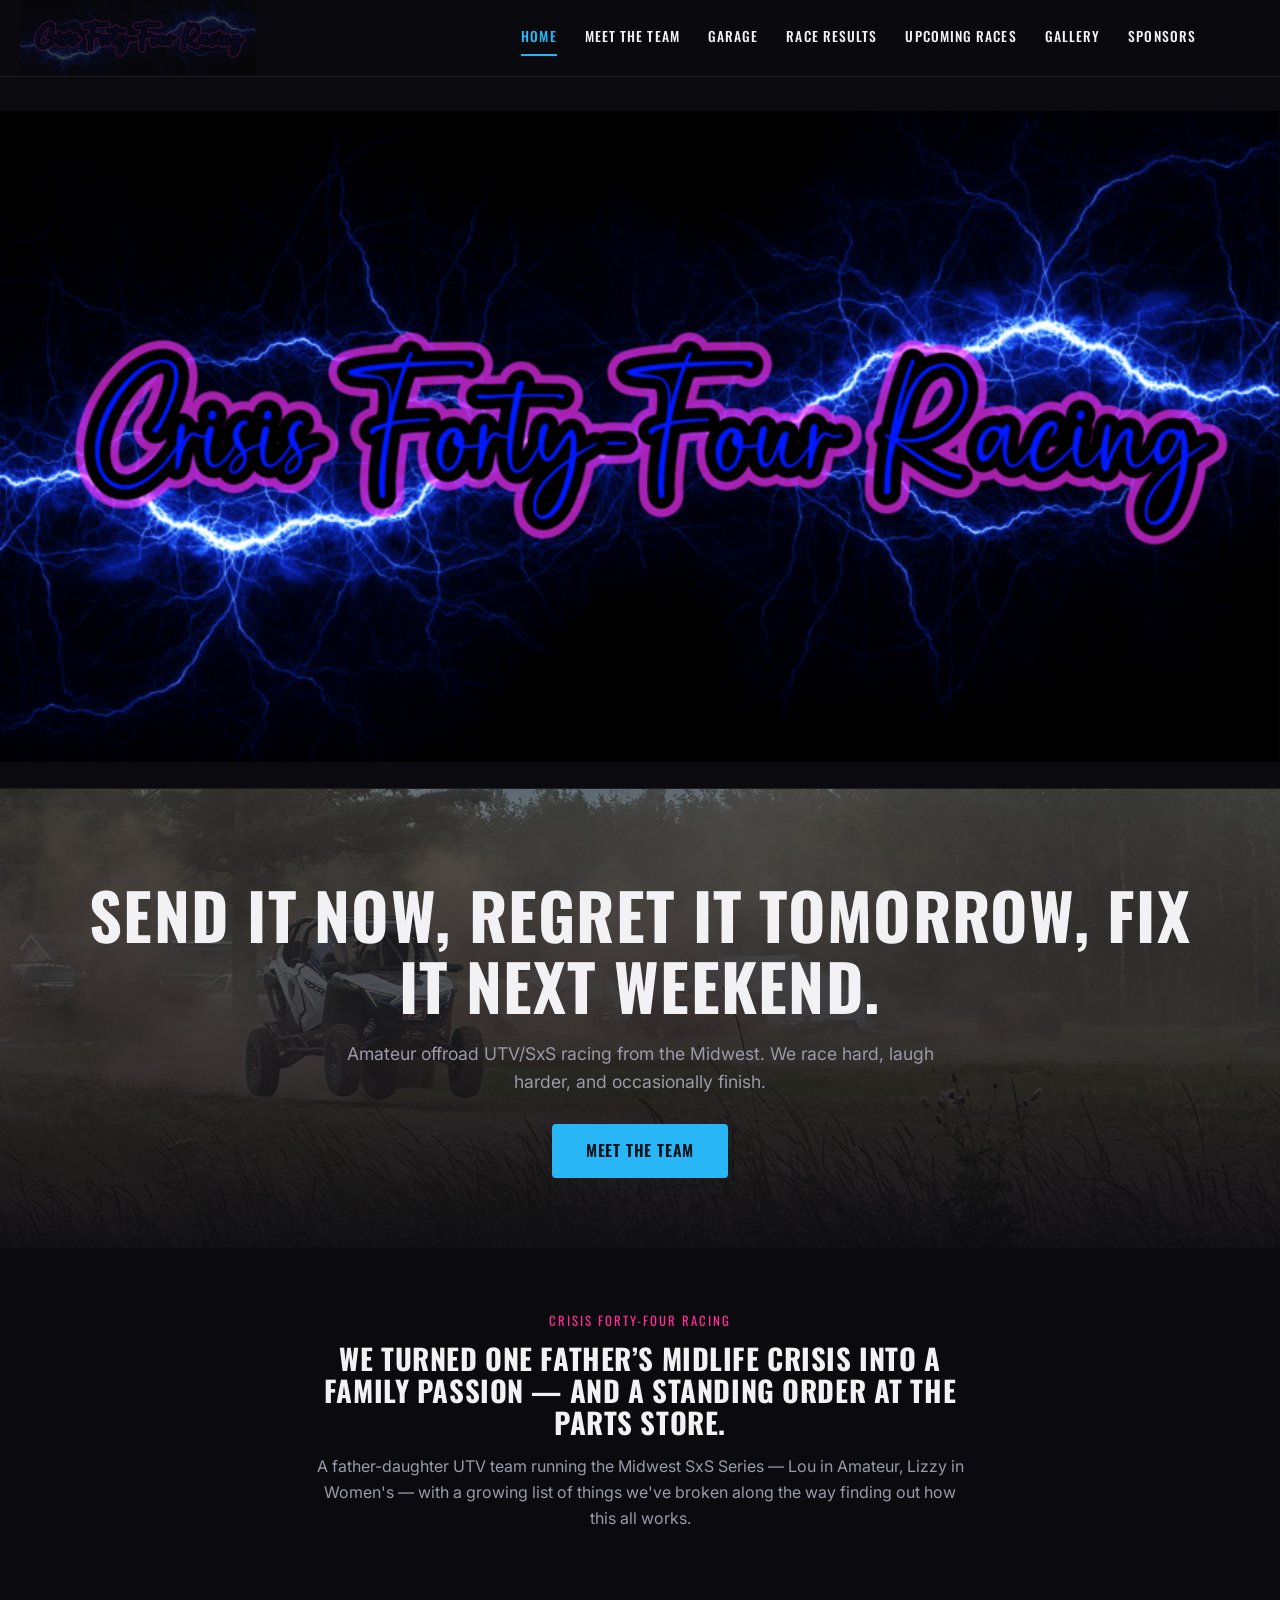
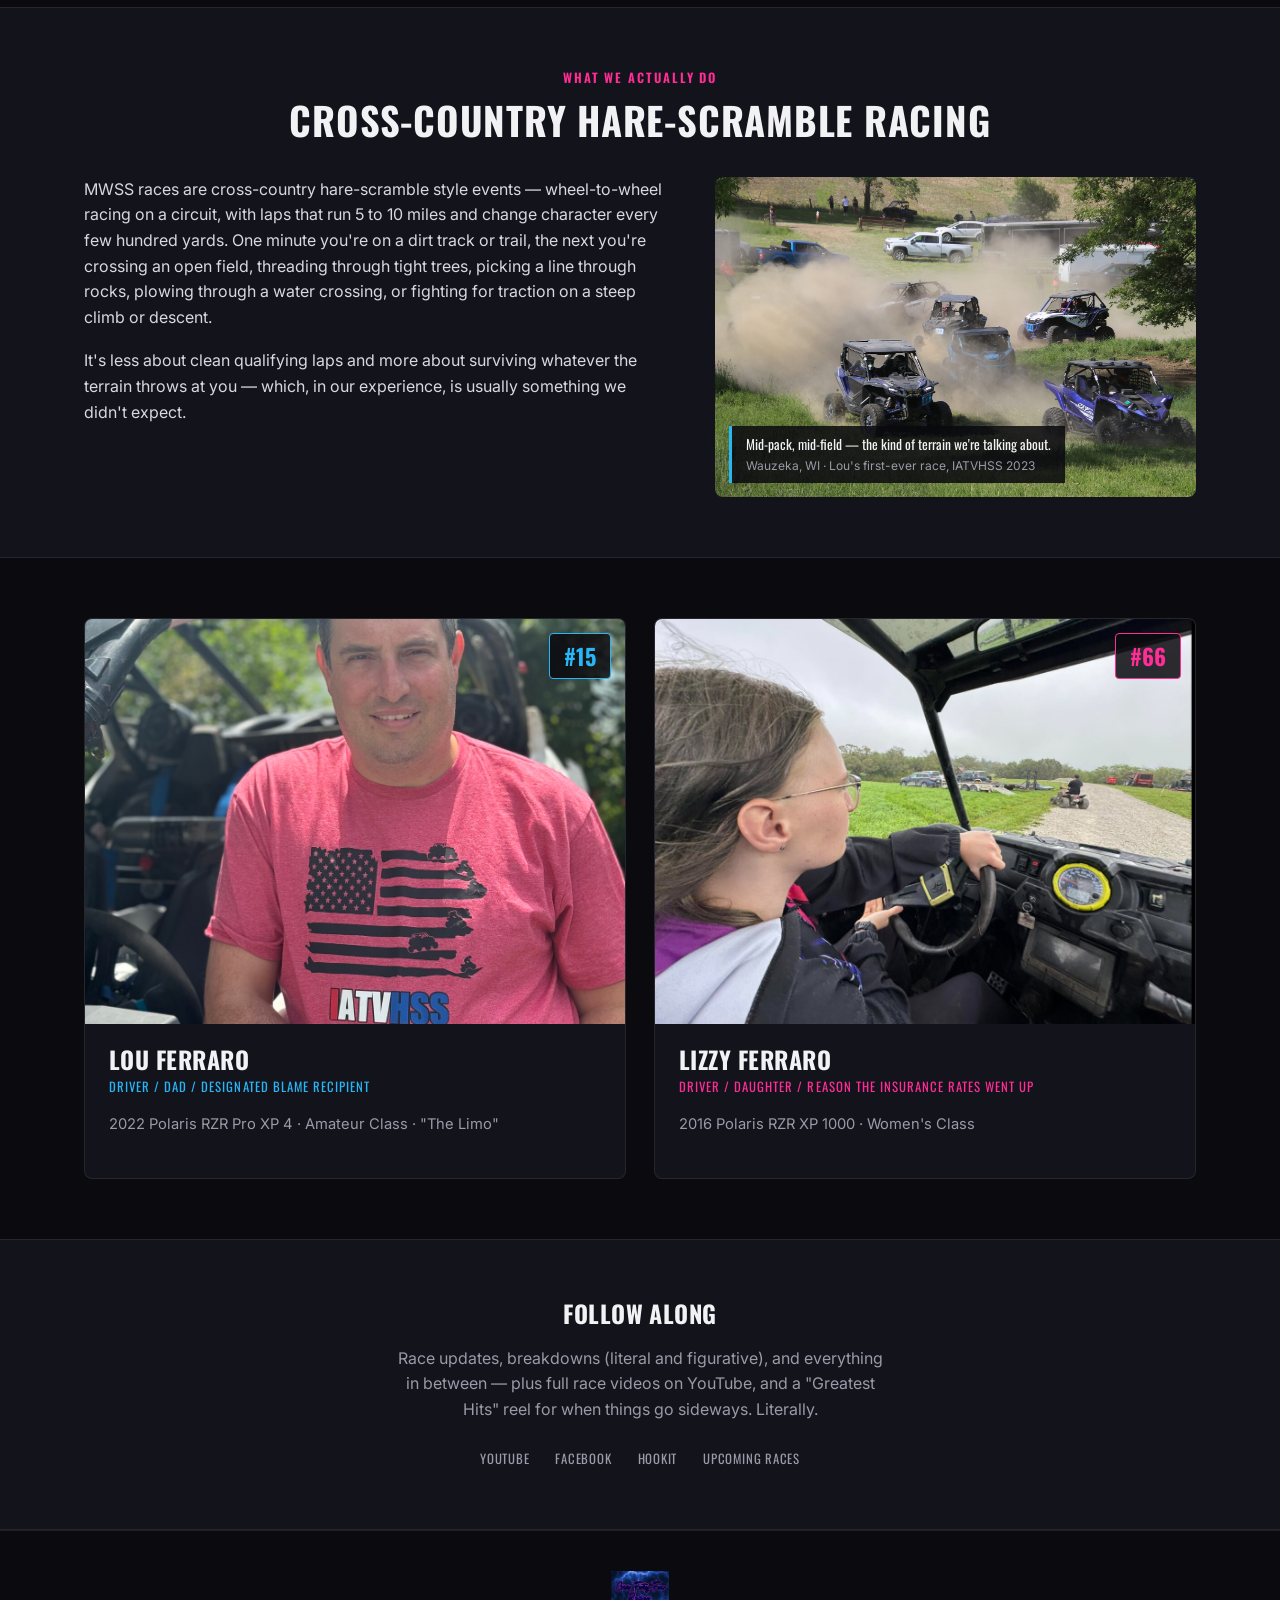
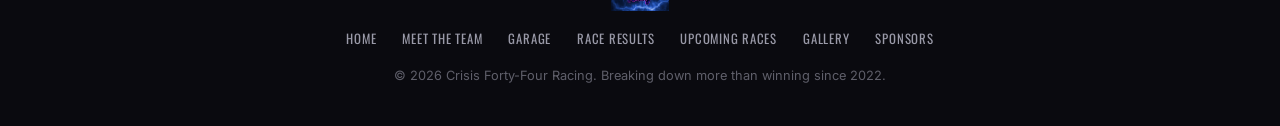
<file: index.html>
<!doctype html>
<html lang="en">
<head>
<meta charset="UTF-8">
<meta name="viewport" content="width=device-width, initial-scale=1">
<title>Crisis Forty-Four Racing</title>
<meta name="description" content="Crisis Forty-Four Racing — a father-daughter UTV racing team competing in the Midwest SxS Series. Send it now, regret it tomorrow, fix it next weekend.">
<link rel="stylesheet" href="assets/styles.css">
<link rel="icon" href="assets/images/logo-stacked.png">
</head>
<body>

<header class="site-header">
  <a href="index.html" class="header-logo-bg" aria-label="Crisis Forty-Four Racing &mdash; Home"><img src="assets/images/logo-long.png" alt=""></a>
  <div class="nav-inner">
    <nav class="main-nav">
      <a href="index.html" class="active">Home</a>
      <a href="team.html">Meet the Team</a>
      <a href="garage.html">Garage</a>
      <a href="results.html">Race Results</a>
      <a href="upcoming.html">Upcoming Races</a>
      <a href="gallery.html">Gallery</a>
      <a href="sponsors.html">Sponsors</a>
    </nav>
  </div>
</header>

<section class="logo-banner">
  <img src="assets/images/logo-long.png" alt="Crisis Forty-Four Racing">
</section>

<section class="hero">
  <div class="hero-bg" style="background-image: url('assets/images/hero-jump.jpg');"></div>
  <div class="wrap hero-content">
    <h1>Send it now, regret it tomorrow, fix it next weekend.</h1>
    <p class="sub">Amateur offroad UTV/SxS racing from the Midwest. We race hard, laugh harder, and occasionally finish.</p>
    <a href="team.html" class="btn">Meet the Team</a>
  </div>
</section>

<section>
  <div class="wrap" style="text-align:center; max-width:700px;">
    <span class="kicker" style="color:var(--magenta); font-family:'Oswald',sans-serif; font-size:0.8rem; letter-spacing:0.15em; text-transform:uppercase;">Crisis Forty-Four Racing</span>
    <h2 style="font-size:1.8rem; margin: 10px 0 16px;">We turned one father&rsquo;s midlife crisis into a family passion &mdash; and a standing order at the parts store.</h2>
    <p style="color:var(--muted);">A father-daughter UTV team running the Midwest SxS Series — Lou in Amateur, Lizzy in Women's — with a growing list of things we've broken along the way finding out how this all works.</p>
  </div>
</section>

<section class="alt">
  <div class="wrap">
    <div class="section-head" style="text-align:center;">
      <span class="kicker">What We Actually Do</span>
      <h2>Cross-Country Hare-Scramble Racing</h2>
    </div>
    <div class="origin-grid">
      <div class="origin-text">
        <p>MWSS races are cross-country hare-scramble style events &mdash; wheel-to-wheel racing on a circuit, with laps that run 5 to 10 miles and change character every few hundred yards. One minute you're on a dirt track or trail, the next you're crossing an open field, threading through tight trees, picking a line through rocks, plowing through a water crossing, or fighting for traction on a steep climb or descent.</p>
        <p>It's less about clean qualifying laps and more about surviving whatever the terrain throws at you &mdash; which, in our experience, is usually something we didn't expect.</p>
      </div>
      <div class="origin-photo-wrap">
        <img src="assets/images/badger-pack-dust.jpg" alt="A pack of UTVs kicking up dust racing through an open field">
        <div class="origin-caption">Mid-pack, mid-field &mdash; the kind of terrain we're talking about.<span class="car-model">Wauzeka, WI &middot; Lou's first-ever race, IATVHSS 2023</span></div>
      </div>
    </div>
  </div>
</section>

<section>
  <div class="wrap">
    <div class="driver-grid">
      <div class="driver-card">
        <div class="driver-photo">
          <img src="assets/images/lou-portrait.jpg" alt="Lou Ferraro">
          <span class="car-number blue">#15</span>
        </div>
        <div class="driver-info">
          <h3>Lou Ferraro</h3>
          <div class="driver-role blue">Driver / Dad / Designated Blame Recipient</div>
          <p style="color:var(--muted); font-size:0.92rem;">2022 Polaris RZR Pro XP 4 &middot; Amateur Class &middot; "The Limo"</p>
        </div>
      </div>
      <div class="driver-card">
        <div class="driver-photo">
          <img src="assets/images/lizzy-driving.jpg" alt="Lizzy Ferraro">
          <span class="car-number magenta">#66</span>
        </div>
        <div class="driver-info">
          <h3>Lizzy Ferraro</h3>
          <div class="driver-role magenta">Driver / Daughter / Reason the Insurance Rates Went Up</div>
          <p style="color:var(--muted); font-size:0.92rem;">2016 Polaris RZR XP 1000 &middot; Women's Class</p>
        </div>
      </div>
    </div>
  </div>
</section>

<section class="alt">
  <div class="wrap" style="text-align:center;">
    <h2 style="margin-bottom: 20px;">Follow Along</h2>
    <p style="color:var(--muted); max-width:500px; margin: 0 auto 26px;">Race updates, breakdowns (literal and figurative), and everything in between &mdash; plus full race videos on YouTube, and a "Greatest Hits" reel for when things go sideways. Literally.</p>
    <div class="footer-links" style="margin-bottom:0;">
      <a href="https://youtube.com/@CrisisFortyFourRacing" target="_blank" rel="noopener">YouTube</a>
      <a href="https://facebook.com/CrisisFortyFourRacing" target="_blank" rel="noopener">Facebook</a>
      <a href="https://app.hookit.com/members/louferraro" target="_blank" rel="noopener">Hookit</a>
      <a href="upcoming.html">Upcoming Races</a>
    </div>
  </div>
</section>

<footer class="site-footer">
  <div class="wrap">
    <div class="footer-logo"><img src="assets/images/logo-stacked.png" alt="Crisis Forty-Four Racing"></div>
    <div class="footer-links">
      <a href="index.html">Home</a>
      <a href="team.html">Meet the Team</a>
      <a href="garage.html">Garage</a>
      <a href="results.html">Race Results</a>
      <a href="upcoming.html">Upcoming Races</a>
      <a href="gallery.html">Gallery</a>
      <a href="sponsors.html">Sponsors</a>
    </div>
    <div class="footer-fine">&copy; 2026 Crisis Forty-Four Racing. Breaking down more than winning since 2022.</div>
  </div>
</footer>

</body>
</html>
</file>
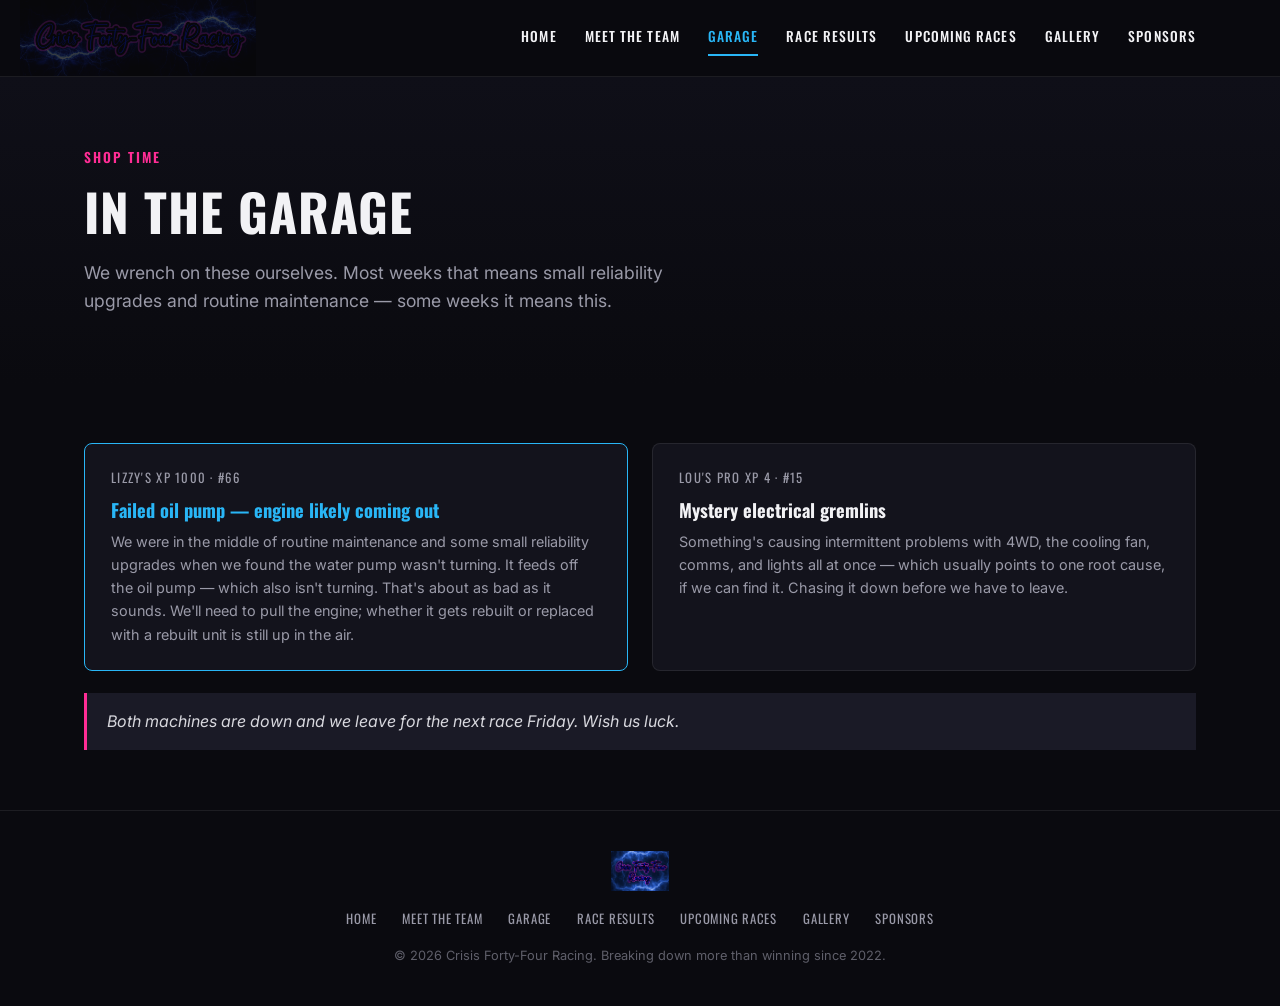
<file: garage.html>
<!doctype html>
<html lang="en">
<head>
<meta charset="UTF-8">
<meta name="viewport" content="width=device-width, initial-scale=1">
<title>In the Garage — Crisis Forty-Four Racing</title>
<meta name="description" content="Build and maintenance updates for the Crisis Forty-Four Racing fleet — what's broken, what's being upgraded, and what's currently in pieces.">
<link rel="stylesheet" href="assets/styles.css">
<link rel="icon" href="assets/images/logo-stacked.png">
</head>
<body>

<header class="site-header">
  <a href="index.html" class="header-logo-bg" aria-label="Crisis Forty-Four Racing &mdash; Home"><img src="assets/images/logo-long.png" alt=""></a>
  <div class="nav-inner">
    <nav class="main-nav">
      <a href="index.html">Home</a>
      <a href="team.html">Meet the Team</a>
      <a href="garage.html" class="active">Garage</a>
      <a href="results.html">Race Results</a>
      <a href="upcoming.html">Upcoming Races</a>
      <a href="gallery.html">Gallery</a>
      <a href="sponsors.html">Sponsors</a>
    </nav>
  </div>
</header>

<section class="hero hero-plain">
  <div class="wrap hero-content" style="text-align:left;">
    <span class="kicker">Shop Time</span>
    <h1 style="font-size:clamp(2rem,5vw,3.2rem);">In the Garage</h1>
    <p class="sub" style="margin-left:0;">We wrench on these ourselves. Most weeks that means small reliability upgrades and routine maintenance &mdash; some weeks it means this.</p>
  </div>
</section>

<section>
  <div class="wrap">
    <div class="history-grid">
      <div class="history-card highlight">
        <div class="season">Lizzy's XP 1000 &middot; #66</div>
        <div class="result" style="font-size:1.15rem; line-height:1.4;">Failed oil pump &mdash; engine likely coming out</div>
        <div class="note">We were in the middle of routine maintenance and some small reliability upgrades when we found the water pump wasn't turning. It feeds off the oil pump &mdash; which also isn't turning. That's about as bad as it sounds. We'll need to pull the engine; whether it gets rebuilt or replaced with a rebuilt unit is still up in the air.</div>
      </div>
      <div class="history-card">
        <div class="season">Lou's Pro XP 4 &middot; #15</div>
        <div class="result" style="font-size:1.15rem; line-height:1.4;">Mystery electrical gremlins</div>
        <div class="note">Something's causing intermittent problems with 4WD, the cooling fan, comms, and lights all at once &mdash; which usually points to one root cause, if we can find it. Chasing it down before we have to leave.</div>
      </div>
    </div>
    <div class="aside-box">Both machines are down and we leave for the next race Friday. Wish us luck.</div>
  </div>
</section>

<footer class="site-footer">
  <div class="wrap">
    <div class="footer-logo"><img src="assets/images/logo-stacked.png" alt="Crisis Forty-Four Racing"></div>
    <div class="footer-links">
      <a href="index.html">Home</a>
      <a href="team.html">Meet the Team</a>
      <a href="garage.html">Garage</a>
      <a href="results.html">Race Results</a>
      <a href="upcoming.html">Upcoming Races</a>
      <a href="gallery.html">Gallery</a>
      <a href="sponsors.html">Sponsors</a>
    </div>
    <div class="footer-fine">&copy; 2026 Crisis Forty-Four Racing. Breaking down more than winning since 2022.</div>
  </div>
</footer>

</body>
</html>
</file>
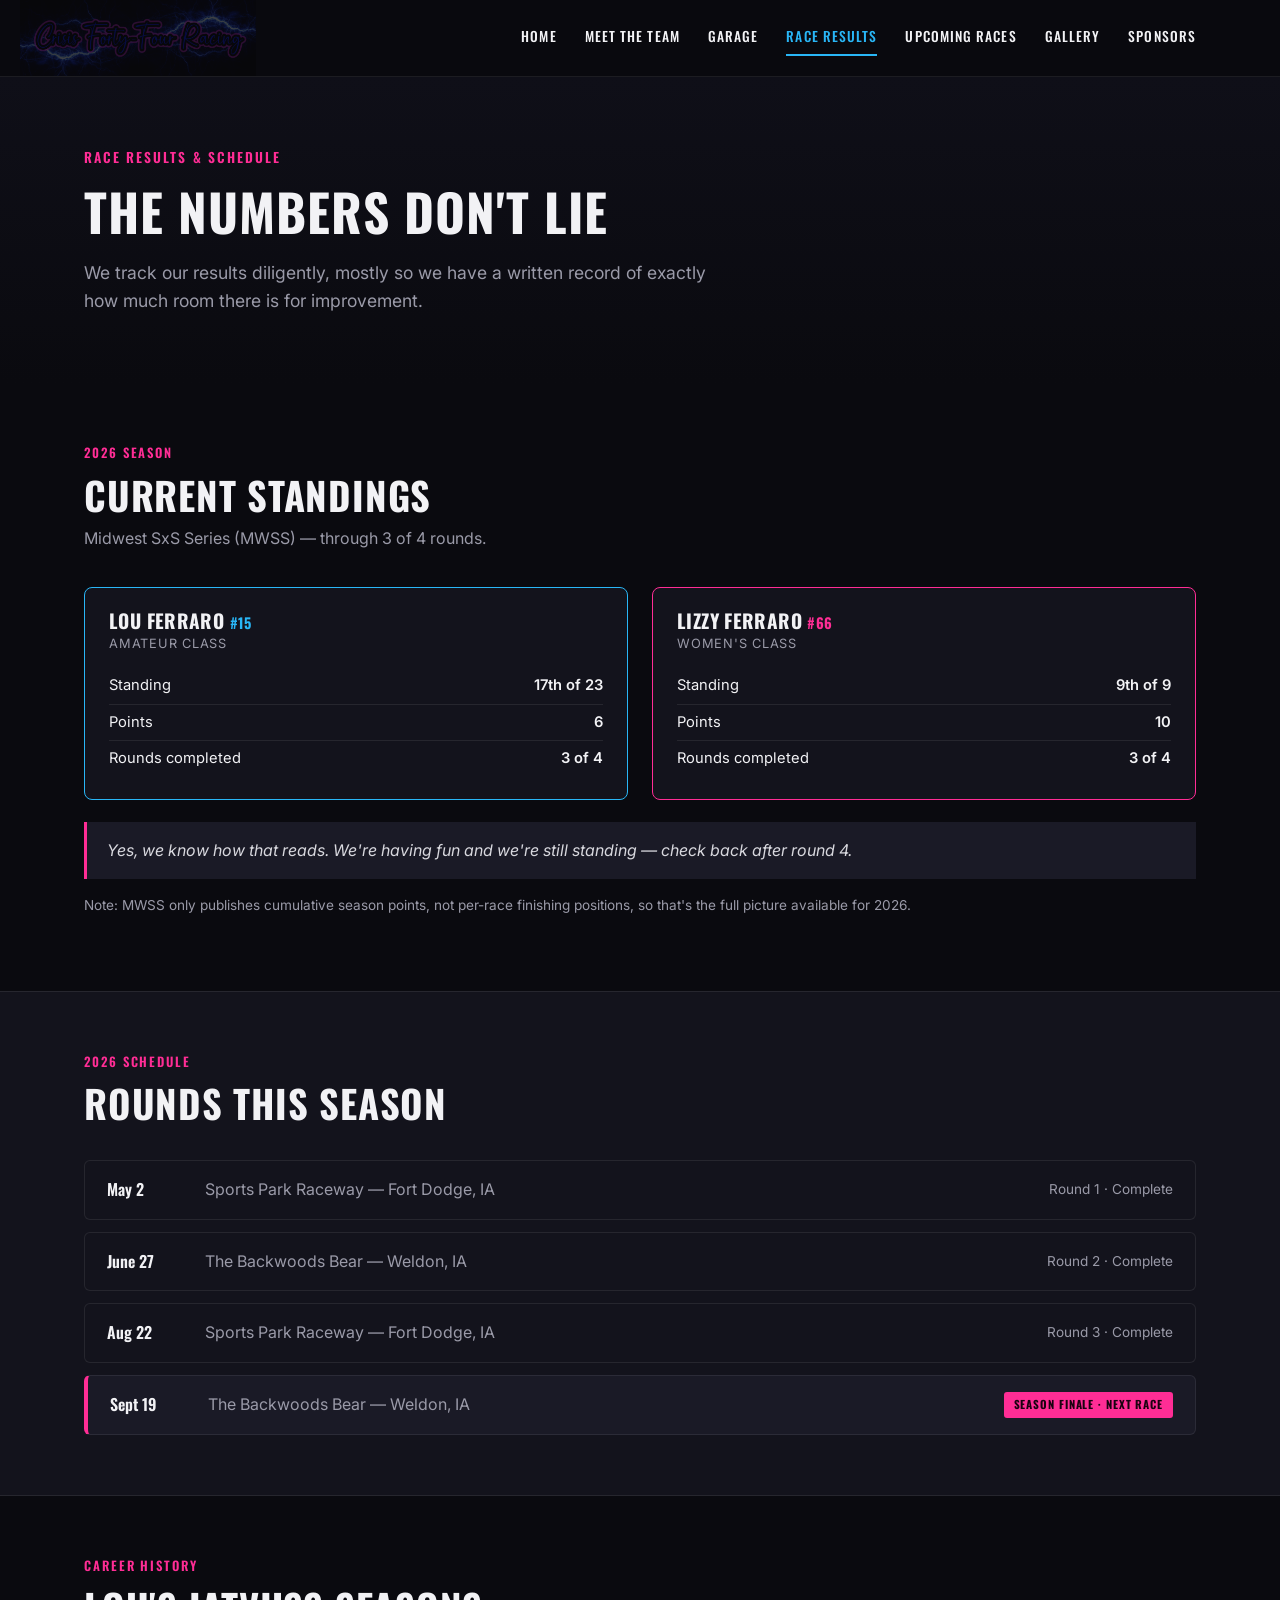
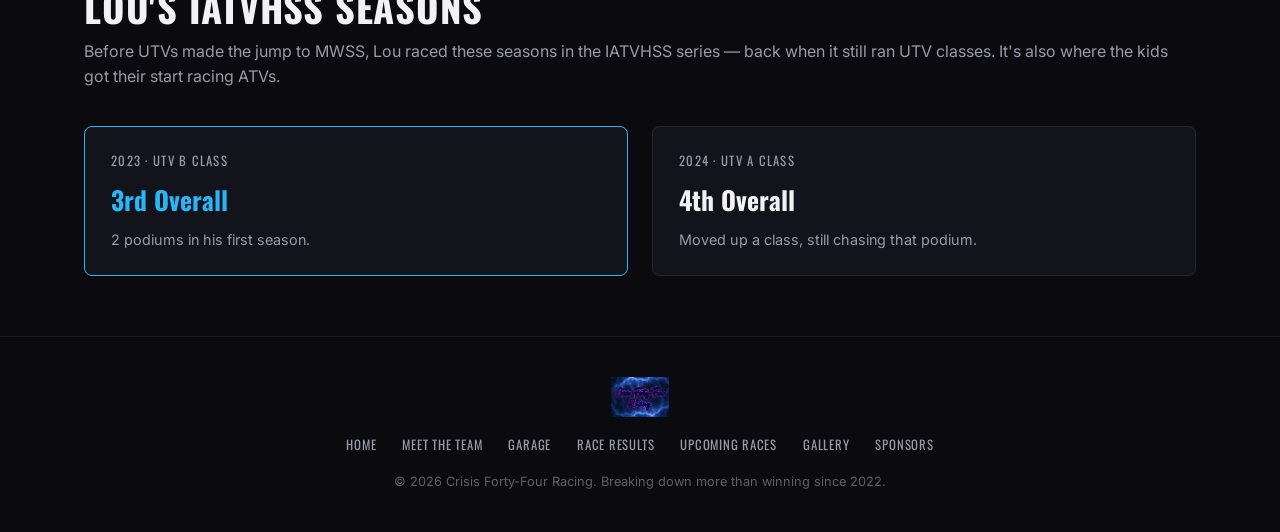
<file: results.html>
<!doctype html>
<html lang="en">
<head>
<meta charset="UTF-8">
<meta name="viewport" content="width=device-width, initial-scale=1">
<title>Race Results & Schedule — Crisis Forty-Four Racing</title>
<meta name="description" content="Race results and 2026 schedule for Crisis Forty-Four Racing — Lou and Lizzy Ferraro in the Midwest SxS Series.">
<link rel="stylesheet" href="assets/styles.css">
<link rel="icon" href="assets/images/logo-stacked.png">
</head>
<body>

<header class="site-header">
  <a href="index.html" class="header-logo-bg" aria-label="Crisis Forty-Four Racing &mdash; Home"><img src="assets/images/logo-long.png" alt=""></a>
  <div class="nav-inner">
    <nav class="main-nav">
      <a href="index.html">Home</a>
      <a href="team.html">Meet the Team</a>
      <a href="garage.html">Garage</a>
      <a href="results.html" class="active">Race Results</a>
      <a href="upcoming.html">Upcoming Races</a>
      <a href="gallery.html">Gallery</a>
      <a href="sponsors.html">Sponsors</a>
    </nav>
  </div>
</header>

<section class="hero hero-plain">
  <div class="wrap hero-content" style="text-align:left;">
    <span class="kicker">Race Results &amp; Schedule</span>
    <h1 style="font-size:clamp(2rem,5vw,3.2rem);">The Numbers Don't Lie</h1>
    <p class="sub" style="margin-left:0;">We track our results diligently, mostly so we have a written record of exactly how much room there is for improvement.</p>
  </div>
</section>

<section>
  <div class="wrap">
    <div class="section-head">
      <span class="kicker">2026 Season</span>
      <h2>Current Standings</h2>
      <p style="color:var(--muted); margin-top:10px;">Midwest SxS Series (MWSS) &mdash; through 3 of 4 rounds.</p>
    </div>
    <div class="standing-grid">
      <div class="standing-card blue">
        <h4>Lou Ferraro <span style="color:var(--blue); font-size:0.9rem;">#15</span></h4>
        <span class="class-label">Amateur Class</span>
        <div class="standing-row"><span>Standing</span><span class="val">17th of 23</span></div>
        <div class="standing-row"><span>Points</span><span class="val">6</span></div>
        <div class="standing-row"><span>Rounds completed</span><span class="val">3 of 4</span></div>
      </div>
      <div class="standing-card magenta">
        <h4>Lizzy Ferraro <span style="color:var(--magenta); font-size:0.9rem;">#66</span></h4>
        <span class="class-label">Women's Class</span>
        <div class="standing-row"><span>Standing</span><span class="val">9th of 9</span></div>
        <div class="standing-row"><span>Points</span><span class="val">10</span></div>
        <div class="standing-row"><span>Rounds completed</span><span class="val">3 of 4</span></div>
      </div>
    </div>
    <div class="aside-box">Yes, we know how that reads. We're having fun and we're still standing &mdash; check back after round 4.</div>
    <p style="color:var(--muted); font-size:0.85rem; margin-top:16px;">Note: MWSS only publishes cumulative season points, not per-race finishing positions, so that's the full picture available for 2026.</p>
  </div>
</section>

<section class="alt">
  <div class="wrap">
    <div class="section-head">
      <span class="kicker">2026 Schedule</span>
      <h2>Rounds This Season</h2>
    </div>
    <div class="schedule-list">
      <div class="schedule-row">
        <span class="schedule-date">May 2</span>
        <span class="schedule-loc">Sports Park Raceway &mdash; Fort Dodge, IA</span>
        <span style="color:var(--muted); font-size:0.85rem;">Round 1 &middot; Complete</span>
      </div>
      <div class="schedule-row">
        <span class="schedule-date">June 27</span>
        <span class="schedule-loc">The Backwoods Bear &mdash; Weldon, IA</span>
        <span style="color:var(--muted); font-size:0.85rem;">Round 2 &middot; Complete</span>
      </div>
      <div class="schedule-row">
        <span class="schedule-date">Aug 22</span>
        <span class="schedule-loc">Sports Park Raceway &mdash; Fort Dodge, IA</span>
        <span style="color:var(--muted); font-size:0.85rem;">Round 3 &middot; Complete</span>
      </div>
      <div class="schedule-row next">
        <span class="schedule-date">Sept 19</span>
        <span class="schedule-loc">The Backwoods Bear &mdash; Weldon, IA</span>
        <span class="badge-next">Season Finale &middot; Next Race</span>
      </div>
    </div>
  </div>
</section>

<section>
  <div class="wrap">
    <div class="section-head">
      <span class="kicker">Career History</span>
      <h2>Lou's IATVHSS Seasons</h2>
      <p style="color:var(--muted); margin-top:10px;">Before UTVs made the jump to MWSS, Lou raced these seasons in the IATVHSS series &mdash; back when it still ran UTV classes. It's also where the kids got their start racing ATVs.</p>
    </div>
    <div class="history-grid">
      <div class="history-card highlight">
        <div class="season">2023 &middot; UTV B Class</div>
        <div class="result">3rd Overall</div>
        <div class="note">2 podiums in his first season.</div>
      </div>
      <div class="history-card">
        <div class="season">2024 &middot; UTV A Class</div>
        <div class="result">4th Overall</div>
        <div class="note">Moved up a class, still chasing that podium.</div>
      </div>
    </div>
  </div>
</section>

<footer class="site-footer">
  <div class="wrap">
    <div class="footer-logo"><img src="assets/images/logo-stacked.png" alt="Crisis Forty-Four Racing"></div>
    <div class="footer-links">
      <a href="index.html">Home</a>
      <a href="team.html">Meet the Team</a>
      <a href="garage.html">Garage</a>
      <a href="results.html">Race Results</a>
      <a href="upcoming.html">Upcoming Races</a>
      <a href="gallery.html">Gallery</a>
      <a href="sponsors.html">Sponsors</a>
    </div>
    <div class="footer-fine">&copy; 2026 Crisis Forty-Four Racing. Breaking down more than winning since 2022.</div>
  </div>
</footer>

</body>
</html>
</file>
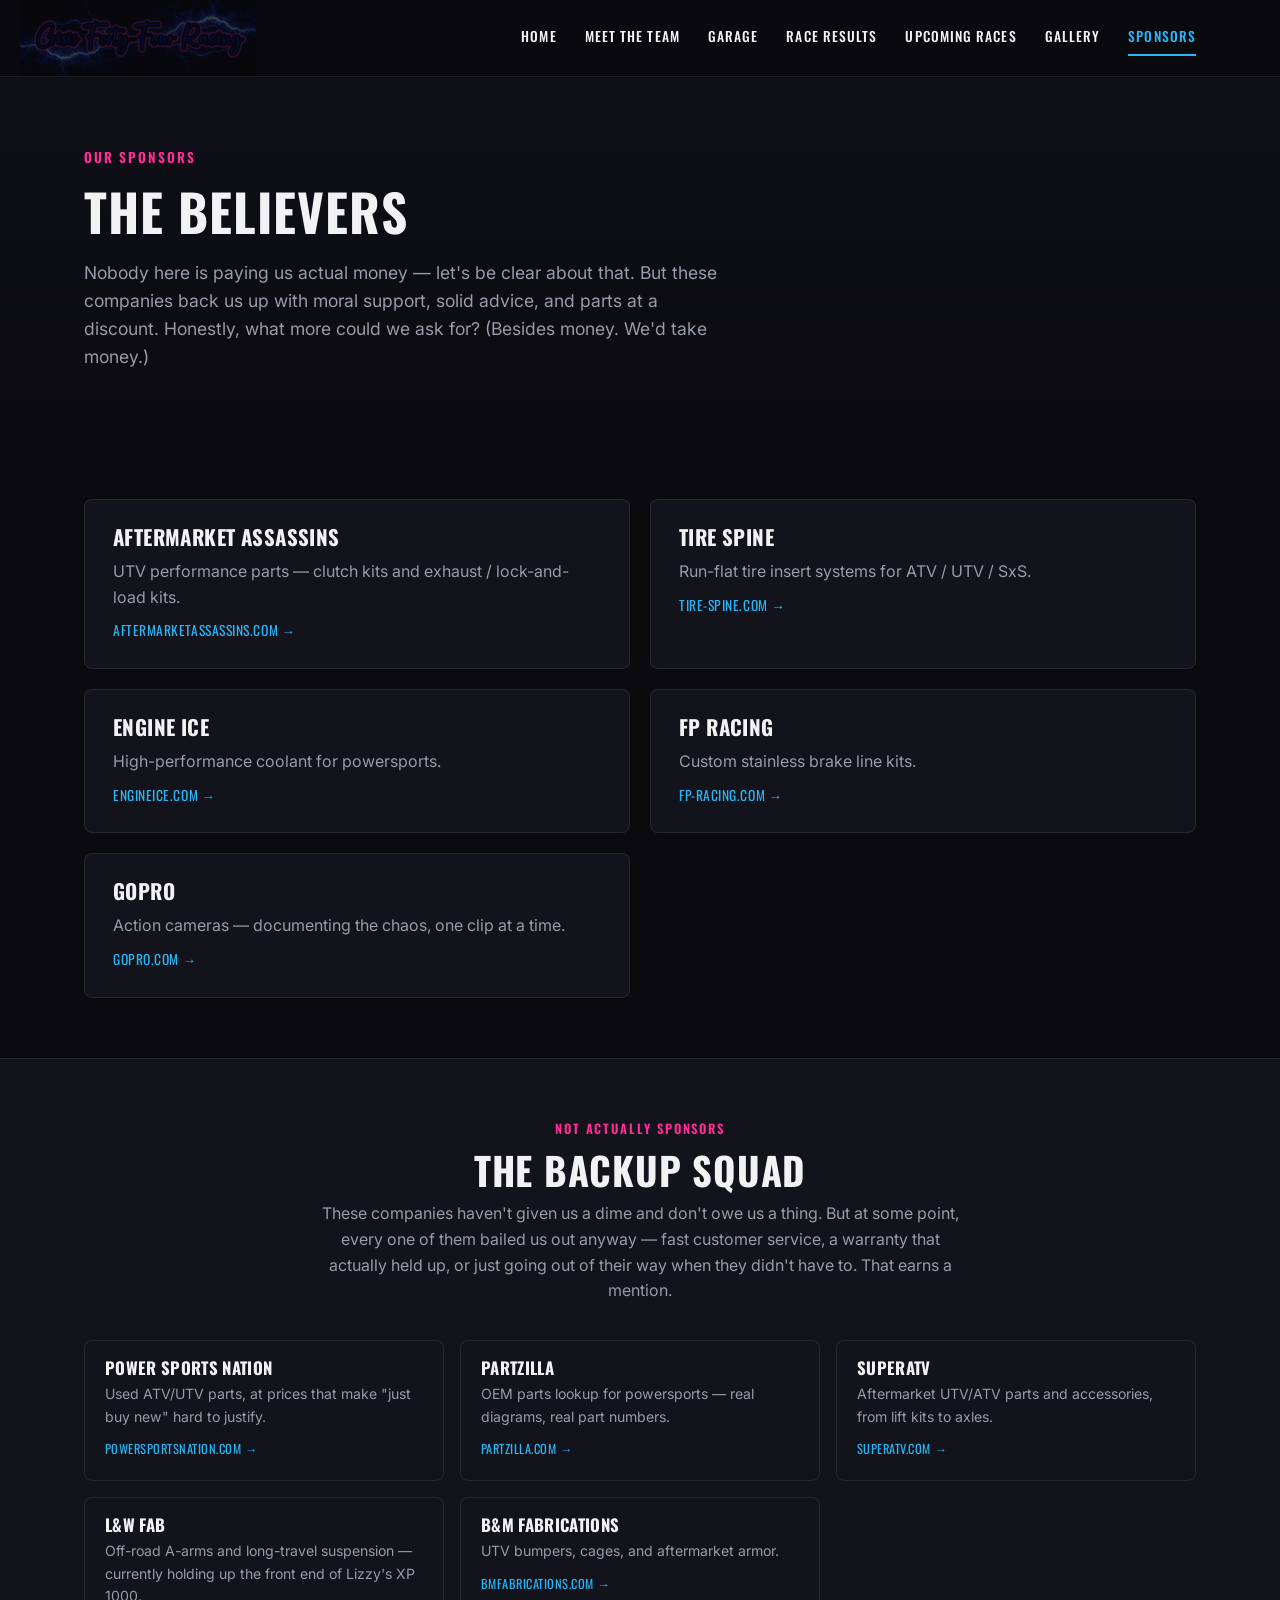
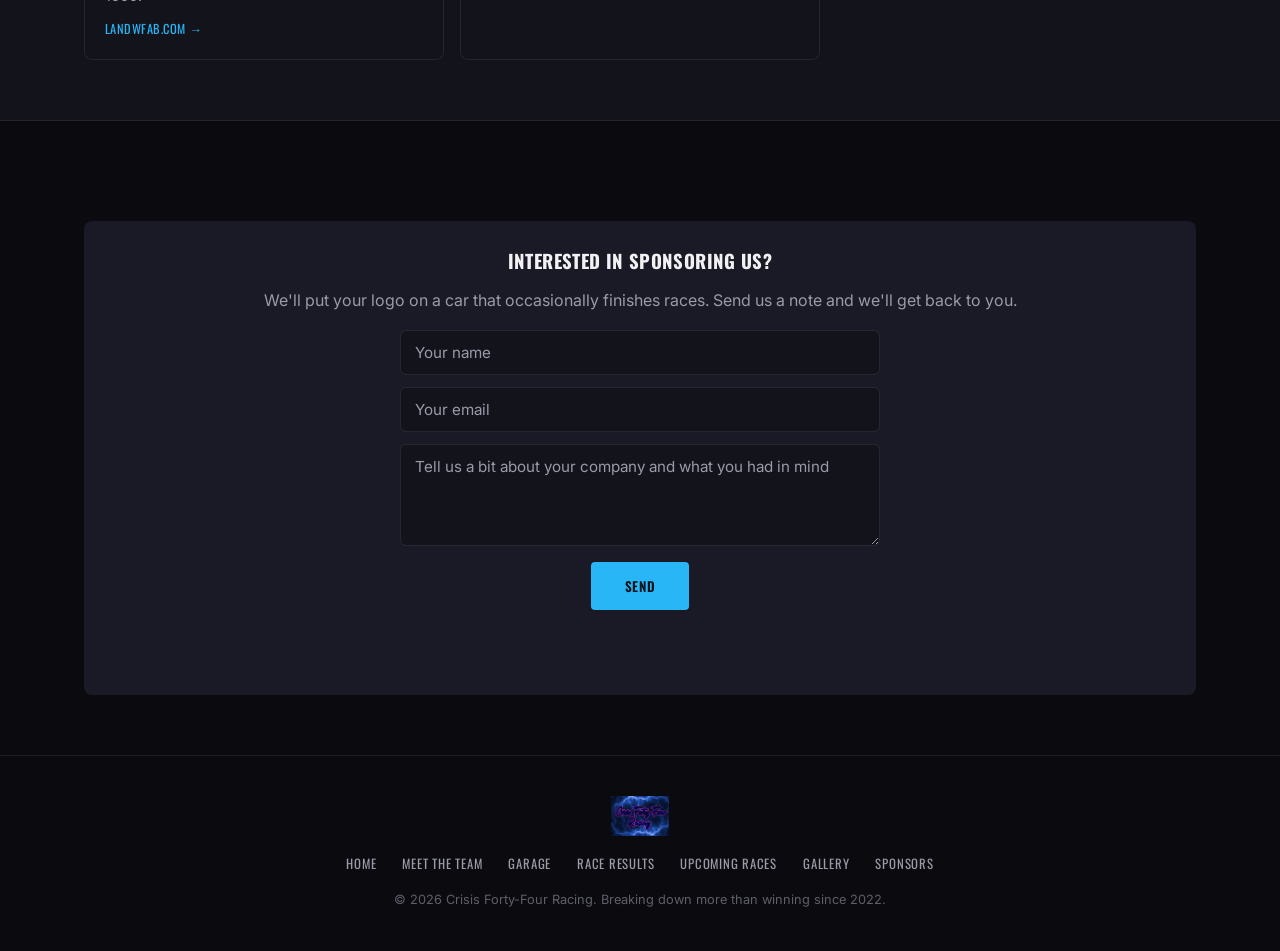
<file: sponsors.html>
<!doctype html>
<html lang="en">
<head>
<meta charset="UTF-8">
<meta name="viewport" content="width=device-width, initial-scale=1">
<title>Sponsors — Crisis Forty-Four Racing</title>
<meta name="description" content="The sponsors behind Crisis Forty-Four Racing: Aftermarket Assassins, Tire Spine, Engine Ice, FP Racing, and GoPro.">
<link rel="stylesheet" href="assets/styles.css">
<link rel="icon" href="assets/images/logo-stacked.png">
</head>
<body>

<header class="site-header">
  <a href="index.html" class="header-logo-bg" aria-label="Crisis Forty-Four Racing &mdash; Home"><img src="assets/images/logo-long.png" alt=""></a>
  <div class="nav-inner">
    <nav class="main-nav">
      <a href="index.html">Home</a>
      <a href="team.html">Meet the Team</a>
      <a href="garage.html">Garage</a>
      <a href="results.html">Race Results</a>
      <a href="upcoming.html">Upcoming Races</a>
      <a href="gallery.html">Gallery</a>
      <a href="sponsors.html" class="active">Sponsors</a>
    </nav>
  </div>
</header>

<section class="hero hero-plain">
  <div class="wrap hero-content" style="text-align:left;">
    <span class="kicker">Our Sponsors</span>
    <h1 style="font-size:clamp(2rem,5vw,3.2rem);">The Believers</h1>
    <p class="sub" style="margin-left:0;">Nobody here is paying us actual money &mdash; let's be clear about that. But these companies back us up with moral support, solid advice, and parts at a discount. Honestly, what more could we ask for? (Besides money. We'd take money.)</p>
  </div>
</section>

<section>
  <div class="wrap">
    <div class="sponsor-grid">

      <div class="sponsor-card">
        <div class="sponsor-card-head">
          <h3>Aftermarket Assassins</h3>
        </div>
        <p>UTV performance parts &mdash; clutch kits and exhaust / lock-and-load kits.</p>
        <a class="visit" href="https://aftermarketassassins.com" target="_blank" rel="noopener">aftermarketassassins.com &rarr;</a>
      </div>

      <div class="sponsor-card">
        <div class="sponsor-card-head">
          <h3>Tire Spine</h3>
        </div>
        <p>Run-flat tire insert systems for ATV / UTV / SxS.</p>
        <a class="visit" href="https://tire-spine.com" target="_blank" rel="noopener">tire-spine.com &rarr;</a>
      </div>

      <div class="sponsor-card">
        <div class="sponsor-card-head">
          <h3>Engine Ice</h3>
        </div>
        <p>High-performance coolant for powersports.</p>
        <a class="visit" href="https://engineice.com" target="_blank" rel="noopener">engineice.com &rarr;</a>
      </div>

      <div class="sponsor-card">
        <div class="sponsor-card-head">
          <h3>FP Racing</h3>
        </div>
        <p>Custom stainless brake line kits.</p>
        <a class="visit" href="https://fp-racing.com" target="_blank" rel="noopener">fp-racing.com &rarr;</a>
      </div>

      <div class="sponsor-card">
        <div class="sponsor-card-head">
          <h3>GoPro</h3>
        </div>
        <p>Action cameras &mdash; documenting the chaos, one clip at a time.</p>
        <a class="visit" href="https://gopro.com" target="_blank" rel="noopener">gopro.com &rarr;</a>
      </div>

    </div>
  </div>
</section>

<section class="alt">
  <div class="wrap">
    <div class="section-head" style="text-align:center;">
      <span class="kicker">Not Actually Sponsors</span>
      <h2>The Backup Squad</h2>
      <p style="color:var(--muted); margin-top:10px; max-width:640px; margin-left:auto; margin-right:auto;">These companies haven't given us a dime and don't owe us a thing. But at some point, every one of them bailed us out anyway &mdash; fast customer service, a warranty that actually held up, or just going out of their way when they didn't have to. That earns a mention.</p>
    </div>
    <div class="acknowledgement-grid">
      <div class="acknowledgement-card">
        <h4>Power Sports Nation</h4>
        <p>Used ATV/UTV parts, at prices that make "just buy new" hard to justify.</p>
        <a class="visit" href="https://www.powersportsnation.com" target="_blank" rel="noopener">powersportsnation.com &rarr;</a>
      </div>
      <div class="acknowledgement-card">
        <h4>Partzilla</h4>
        <p>OEM parts lookup for powersports &mdash; real diagrams, real part numbers.</p>
        <a class="visit" href="https://www.partzilla.com" target="_blank" rel="noopener">partzilla.com &rarr;</a>
      </div>
      <div class="acknowledgement-card">
        <h4>SuperATV</h4>
        <p>Aftermarket UTV/ATV parts and accessories, from lift kits to axles.</p>
        <a class="visit" href="https://www.superatv.com" target="_blank" rel="noopener">superatv.com &rarr;</a>
      </div>
      <div class="acknowledgement-card">
        <h4>L&amp;W Fab</h4>
        <p>Off-road A-arms and long-travel suspension &mdash; currently holding up the front end of Lizzy's XP 1000.</p>
        <a class="visit" href="https://landwfab.com" target="_blank" rel="noopener">landwfab.com &rarr;</a>
      </div>
      <div class="acknowledgement-card">
        <h4>B&amp;M Fabrications</h4>
        <p>UTV bumpers, cages, and aftermarket armor.</p>
        <a class="visit" href="https://bmfabrications.com" target="_blank" rel="noopener">bmfabrications.com &rarr;</a>
      </div>
    </div>
  </div>
</section>

<section>
  <div class="wrap">
    <div class="sponsor-cta">
      <h3 style="margin-bottom:14px;">Interested in Sponsoring Us?</h3>
      <p>We'll put your logo on a car that occasionally finishes races. Send us a note and we'll get back to you.</p>
      <form id="sponsor-form" class="contact-form">
        <input type="hidden" name="access_key" value="0f10bca9-06f0-4433-949d-eee74a3374bf">
        <input type="hidden" name="subject" value="New sponsor inquiry — crisisfortyfour.com">
        <input type="text" name="name" placeholder="Your name" required>
        <input type="email" name="email" placeholder="Your email" required>
        <textarea name="message" rows="4" placeholder="Tell us a bit about your company and what you had in mind" required></textarea>
        <button type="submit" class="btn">Send</button>
        <p class="form-status" id="form-status"></p>
      </form>
    </div>
  </div>
</section>

<footer class="site-footer">
  <div class="wrap">
    <div class="footer-logo"><img src="assets/images/logo-stacked.png" alt="Crisis Forty-Four Racing"></div>
    <div class="footer-links">
      <a href="index.html">Home</a>
      <a href="team.html">Meet the Team</a>
      <a href="garage.html">Garage</a>
      <a href="results.html">Race Results</a>
      <a href="upcoming.html">Upcoming Races</a>
      <a href="gallery.html">Gallery</a>
      <a href="sponsors.html">Sponsors</a>
    </div>
    <div class="footer-fine">&copy; 2026 Crisis Forty-Four Racing. Breaking down more than winning since 2022.</div>
  </div>
</footer>

<script>
(function () {
  var form = document.getElementById('sponsor-form');
  var status = document.getElementById('form-status');
  form.addEventListener('submit', function (e) {
    e.preventDefault();
    status.textContent = 'Sending…';
    status.className = 'form-status';
    var data = new FormData(form);
    fetch('https://api.web3forms.com/submit', {
      method: 'POST',
      headers: { Accept: 'application/json' },
      body: data
    })
      .then(function (r) { return r.json(); })
      .then(function (json) {
        if (json.success) {
          form.reset();
          status.textContent = "Thanks — we'll be in touch soon.";
          status.className = 'form-status success';
        } else {
          status.textContent = 'Something went wrong. Please try again in a moment.';
          status.className = 'form-status error';
        }
      })
      .catch(function () {
        status.textContent = 'Something went wrong. Please try again in a moment.';
        status.className = 'form-status error';
      });
  });
})();
</script>

</body>
</html>
</file>
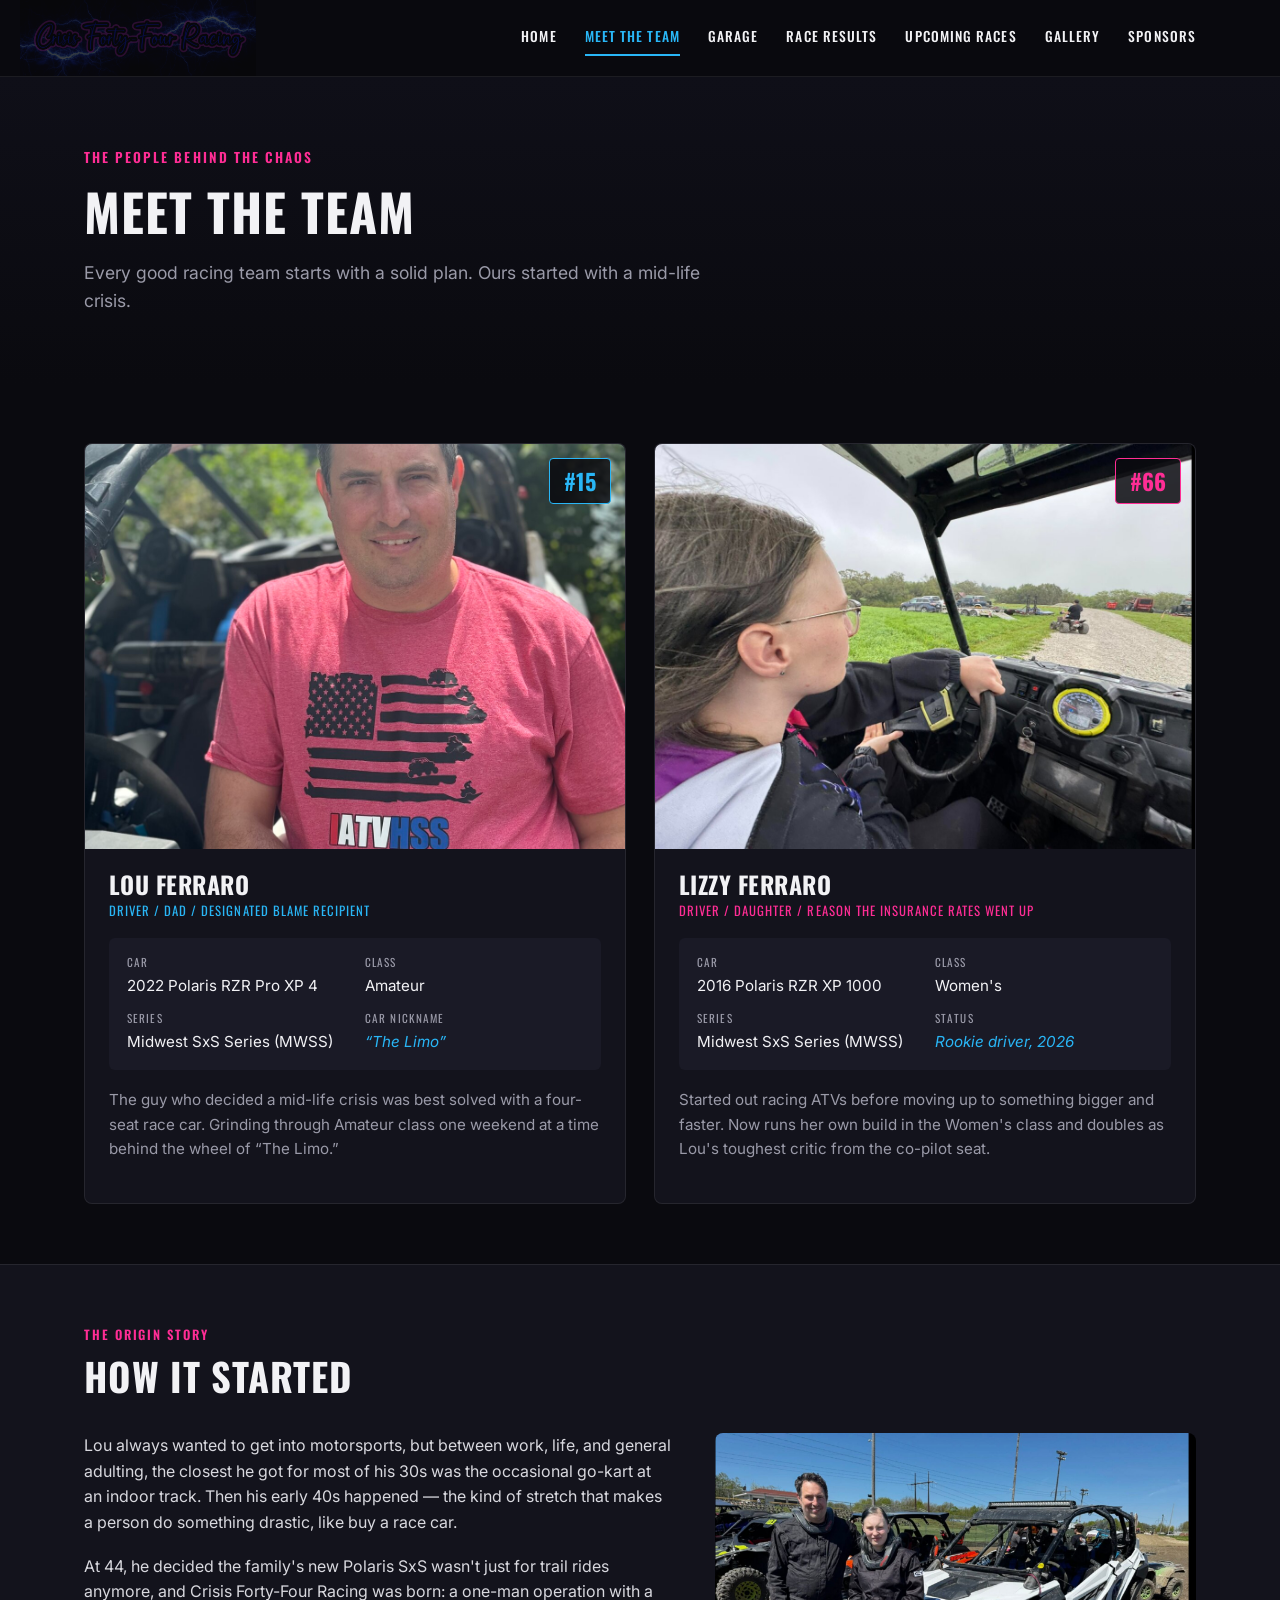
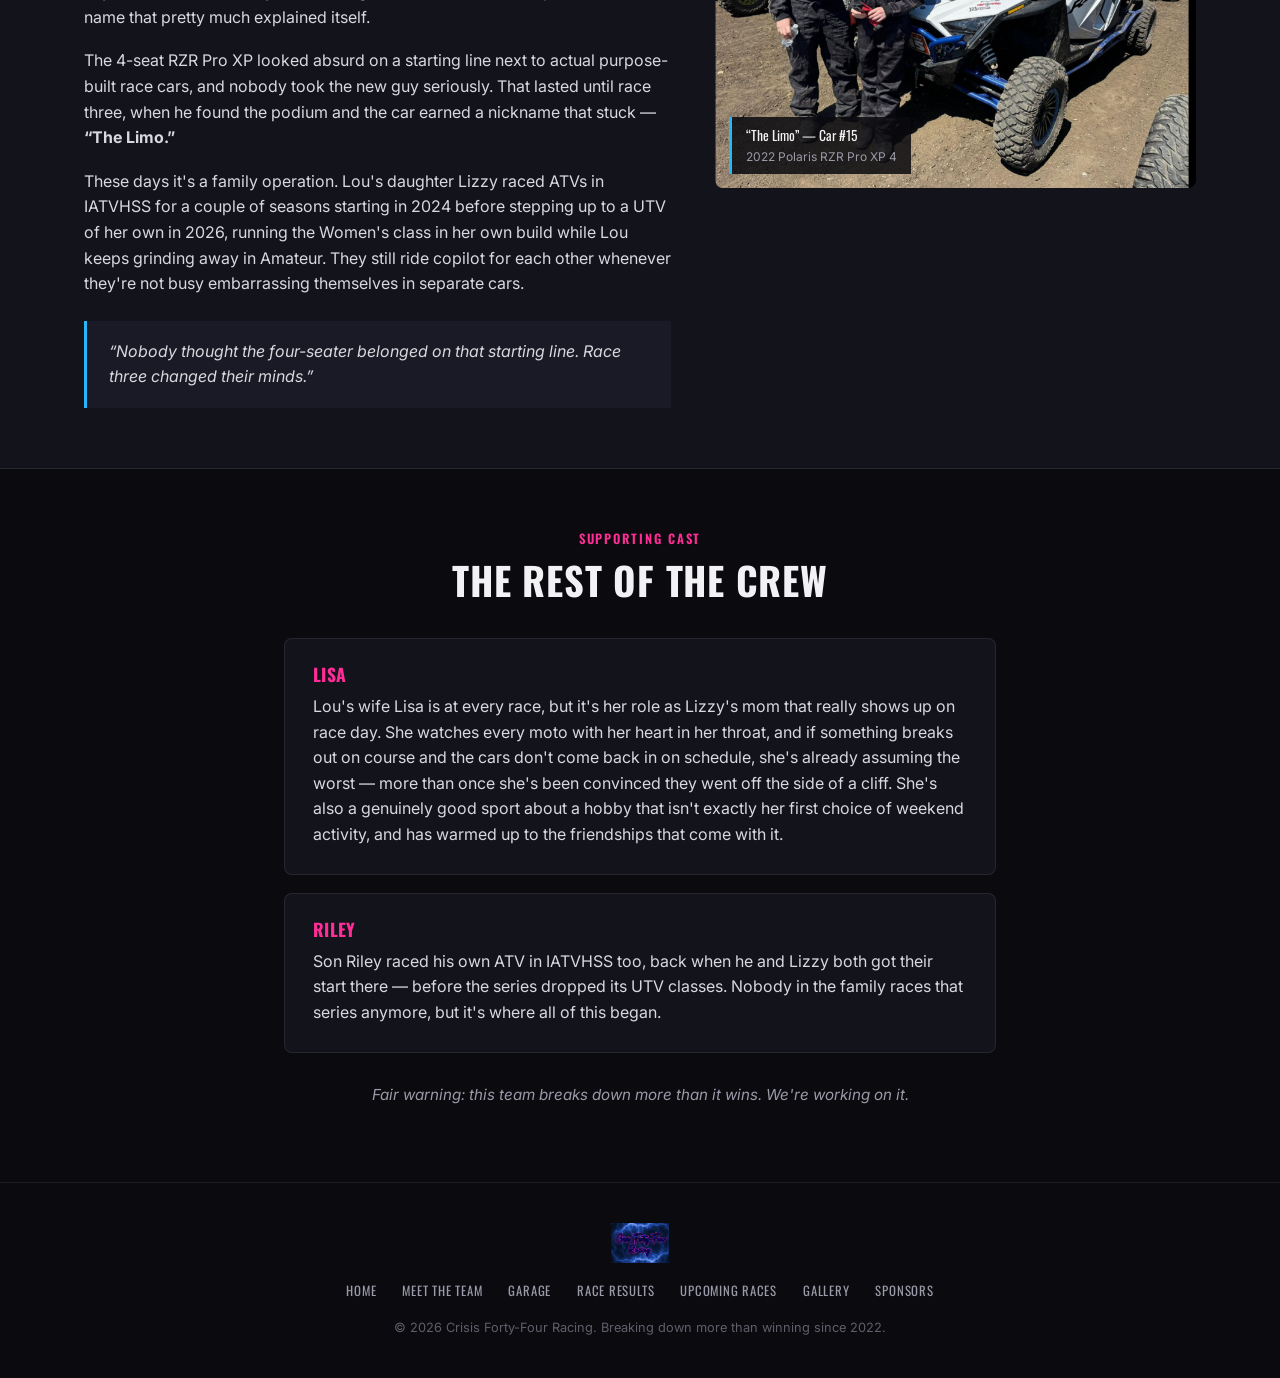
<file: team.html>
<!doctype html>
<html lang="en">
<head>
<meta charset="UTF-8">
<meta name="viewport" content="width=device-width, initial-scale=1">
<title>Meet the Team — Crisis Forty-Four Racing</title>
<meta name="description" content="Meet Lou and Lizzy Ferraro, the father-daughter drivers behind Crisis Forty-Four Racing.">
<link rel="stylesheet" href="assets/styles.css">
<link rel="icon" href="assets/images/logo-stacked.png">
</head>
<body>

<header class="site-header">
  <a href="index.html" class="header-logo-bg" aria-label="Crisis Forty-Four Racing &mdash; Home"><img src="assets/images/logo-long.png" alt=""></a>
  <div class="nav-inner">
    <nav class="main-nav">
      <a href="index.html">Home</a>
      <a href="team.html" class="active">Meet the Team</a>
      <a href="garage.html">Garage</a>
      <a href="results.html">Race Results</a>
      <a href="upcoming.html">Upcoming Races</a>
      <a href="gallery.html">Gallery</a>
      <a href="sponsors.html">Sponsors</a>
    </nav>
  </div>
</header>

<section class="hero hero-plain">
  <div class="wrap hero-content" style="text-align:left;">
    <span class="kicker">The People Behind the Chaos</span>
    <h1 style="font-size:clamp(2rem,5vw,3.2rem);">Meet the Team</h1>
    <p class="sub" style="margin-left:0;">Every good racing team starts with a solid plan. Ours started with a mid-life crisis.</p>
  </div>
</section>

<section>
  <div class="wrap">
    <div class="driver-grid">

      <div class="driver-card">
        <div class="driver-photo">
          <img src="assets/images/lou-portrait.jpg" alt="Lou Ferraro next to his car">
          <span class="car-number blue">#15</span>
        </div>
        <div class="driver-info">
          <h3>Lou Ferraro</h3>
          <div class="driver-role blue">Driver / Dad / Designated Blame Recipient</div>
          <div class="spec-grid">
            <div>
              <div class="spec-label">Car</div>
              <div class="spec-value">2022 Polaris RZR Pro XP 4</div>
            </div>
            <div>
              <div class="spec-label">Class</div>
              <div class="spec-value">Amateur</div>
            </div>
            <div>
              <div class="spec-label">Series</div>
              <div class="spec-value">Midwest SxS Series (MWSS)</div>
            </div>
            <div>
              <div class="spec-label">Car Nickname</div>
              <div class="spec-value nickname">&ldquo;The Limo&rdquo;</div>
            </div>
          </div>
          <div class="driver-bio">
            <p>The guy who decided a mid-life crisis was best solved with a four-seat race car. Grinding through Amateur class one weekend at a time behind the wheel of &ldquo;The Limo.&rdquo;</p>
          </div>
        </div>
      </div>

      <div class="driver-card">
        <div class="driver-photo">
          <img src="assets/images/lizzy-driving.jpg" alt="Lizzy Ferraro at the wheel">
          <span class="car-number magenta">#66</span>
        </div>
        <div class="driver-info">
          <h3>Lizzy Ferraro</h3>
          <div class="driver-role magenta">Driver / Daughter / Reason the Insurance Rates Went Up</div>
          <div class="spec-grid">
            <div>
              <div class="spec-label">Car</div>
              <div class="spec-value">2016 Polaris RZR XP 1000</div>
            </div>
            <div>
              <div class="spec-label">Class</div>
              <div class="spec-value">Women's</div>
            </div>
            <div>
              <div class="spec-label">Series</div>
              <div class="spec-value">Midwest SxS Series (MWSS)</div>
            </div>
            <div>
              <div class="spec-label">Status</div>
              <div class="spec-value nickname">Rookie driver, 2026</div>
            </div>
          </div>
          <div class="driver-bio">
            <p>Started out racing ATVs before moving up to something bigger and faster. Now runs her own build in the Women's class and doubles as Lou's toughest critic from the co-pilot seat.</p>
          </div>
        </div>
      </div>

    </div>
  </div>
</section>

<section class="alt">
  <div class="wrap">
    <div class="section-head">
      <span class="kicker">The Origin Story</span>
      <h2>How It Started</h2>
    </div>
    <div class="origin-grid">
      <div class="origin-text">
        <p>Lou always wanted to get into motorsports, but between work, life, and general adulting, the closest he got for most of his 30s was the occasional go-kart at an indoor track. Then his early 40s happened &mdash; the kind of stretch that makes a person do something drastic, like buy a race car.</p>
        <p>At 44, he decided the family's new Polaris SxS wasn't just for trail rides anymore, and Crisis Forty-Four Racing was born: a one-man operation with a name that pretty much explained itself.</p>
        <p>The 4-seat RZR Pro XP looked absurd on a starting line next to actual purpose-built race cars, and nobody took the new guy seriously. That lasted until race three, when he found the podium and the car earned a nickname that stuck &mdash; <strong>&ldquo;The Limo.&rdquo;</strong></p>
        <p>These days it's a family operation. Lou's daughter Lizzy raced ATVs in IATVHSS for a couple of seasons starting in 2024 before stepping up to a UTV of her own in 2026, running the Women's class in her own build while Lou keeps grinding away in Amateur. They still ride copilot for each other whenever they're not busy embarrassing themselves in separate cars.</p>
        <div class="pullquote">&ldquo;Nobody thought the four-seater belonged on that starting line. Race three changed their minds.&rdquo;</div>
      </div>
      <div class="origin-photo-wrap">
        <img src="assets/images/team-origin.jpg" alt="Lou and Lizzy suited up next to the Pro XP">
        <div class="origin-caption">&ldquo;The Limo&rdquo; &mdash; Car #15<span class="car-model">2022 Polaris RZR Pro XP 4</span></div>
      </div>
    </div>
  </div>
</section>

<section>
  <div class="wrap" style="max-width: 760px;">
    <div class="section-head" style="text-align:center;">
      <span class="kicker">Supporting Cast</span>
      <h2>The Rest of the Crew</h2>
    </div>
    <div class="support-card">
      <h4>Lisa</h4>
      <p>Lou's wife Lisa is at every race, but it's her role as Lizzy's mom that really shows up on race day. She watches every moto with her heart in her throat, and if something breaks out on course and the cars don't come back in on schedule, she's already assuming the worst &mdash; more than once she's been convinced they went off the side of a cliff. She's also a genuinely good sport about a hobby that isn't exactly her first choice of weekend activity, and has warmed up to the friendships that come with it.</p>
    </div>
    <div class="support-card">
      <h4>Riley</h4>
      <p>Son Riley raced his own ATV in IATVHSS too, back when he and Lizzy both got their start there &mdash; before the series dropped its UTV classes. Nobody in the family races that series anymore, but it's where all of this began.</p>
    </div>
    <p class="disclaimer">Fair warning: this team breaks down more than it wins. We're working on it.</p>
  </div>
</section>

<footer class="site-footer">
  <div class="wrap">
    <div class="footer-logo"><img src="assets/images/logo-stacked.png" alt="Crisis Forty-Four Racing"></div>
    <div class="footer-links">
      <a href="index.html">Home</a>
      <a href="team.html">Meet the Team</a>
      <a href="garage.html">Garage</a>
      <a href="results.html">Race Results</a>
      <a href="upcoming.html">Upcoming Races</a>
      <a href="gallery.html">Gallery</a>
      <a href="sponsors.html">Sponsors</a>
    </div>
    <div class="footer-fine">&copy; 2026 Crisis Forty-Four Racing. Breaking down more than winning since 2022.</div>
  </div>
</footer>

</body>
</html>
</file>
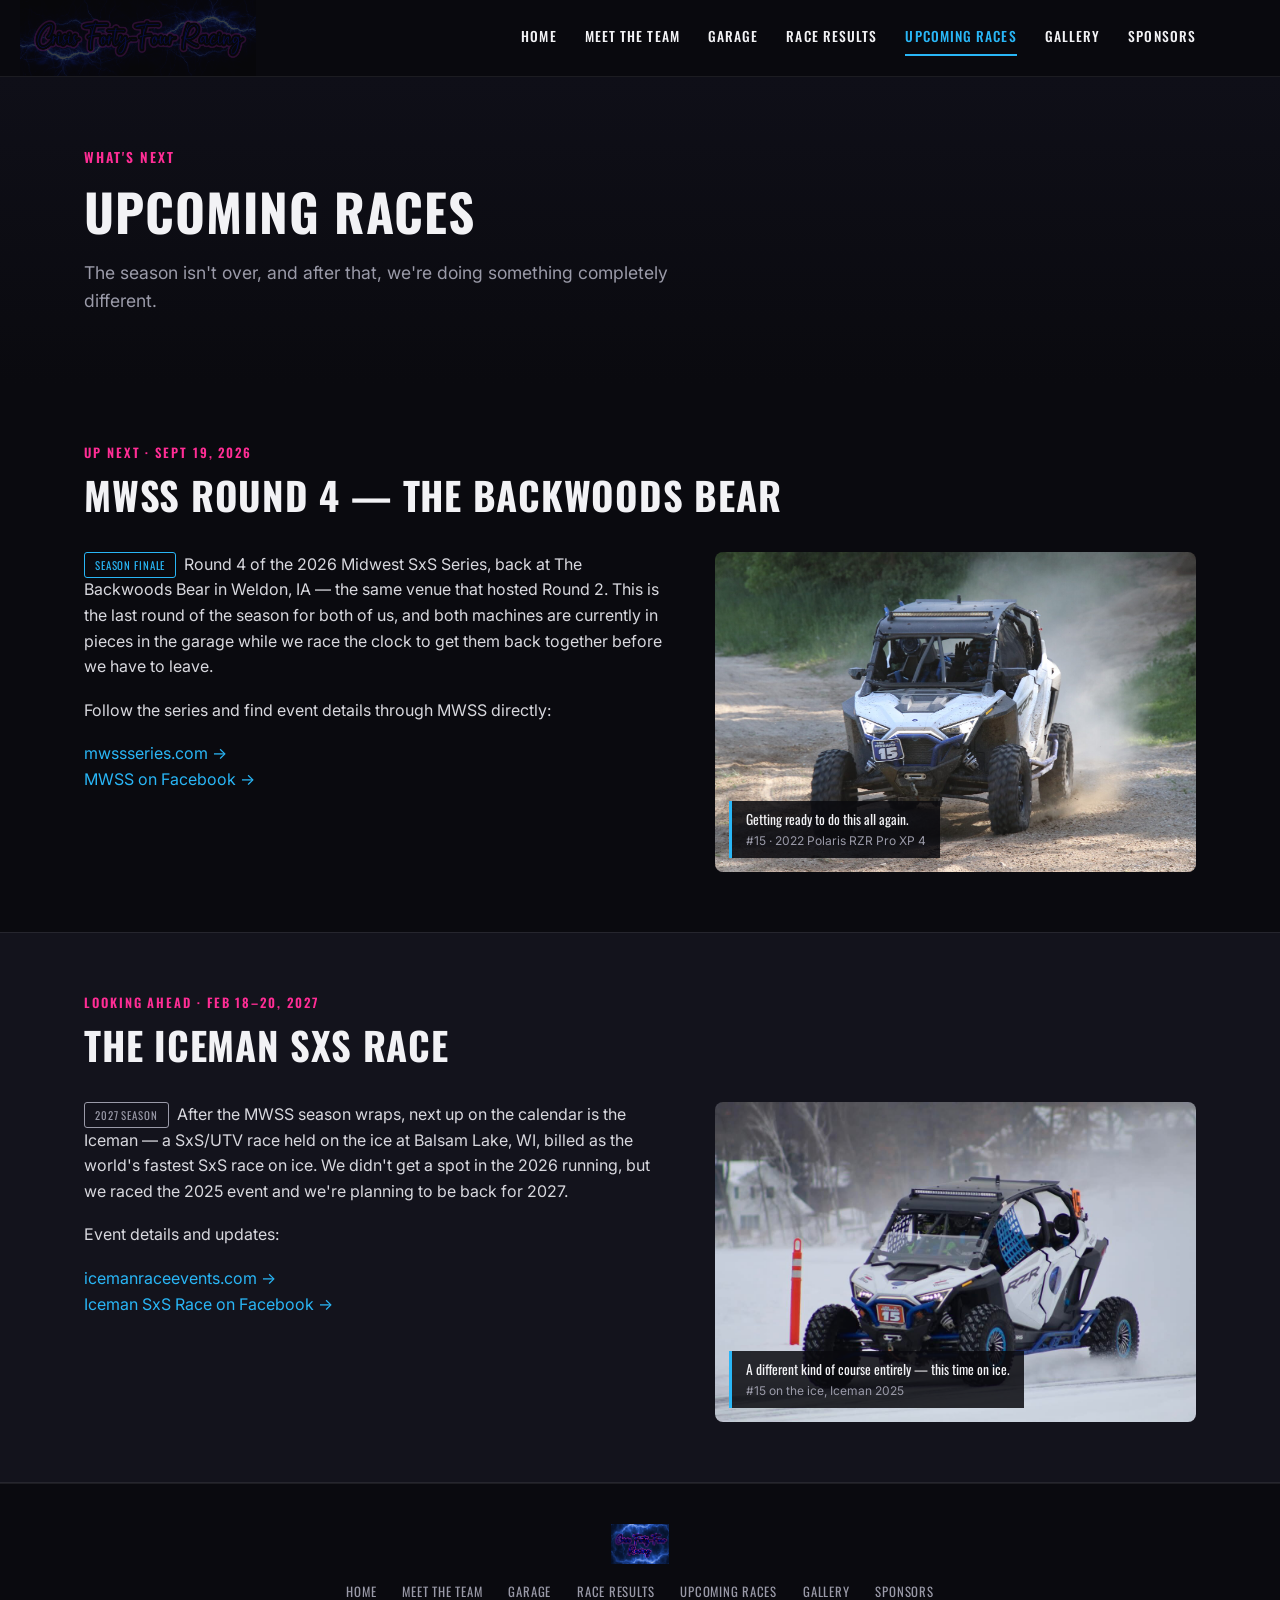
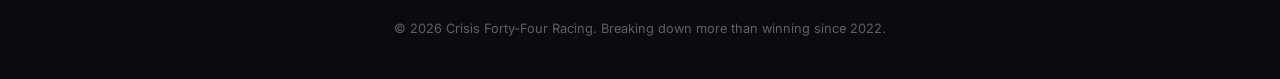
<file: upcoming.html>
<!doctype html>
<html lang="en">
<head>
<meta charset="UTF-8">
<meta name="viewport" content="width=device-width, initial-scale=1">
<title>Upcoming Races — Crisis Forty-Four Racing</title>
<meta name="description" content="What's next for Crisis Forty-Four Racing — MWSS Round 4 and the 2027 Iceman SxS ice race.">
<link rel="stylesheet" href="assets/styles.css">
<link rel="icon" href="assets/images/logo-stacked.png">
</head>
<body>

<header class="site-header">
  <a href="index.html" class="header-logo-bg" aria-label="Crisis Forty-Four Racing &mdash; Home"><img src="assets/images/logo-long.png" alt=""></a>
  <div class="nav-inner">
    <nav class="main-nav">
      <a href="index.html">Home</a>
      <a href="team.html">Meet the Team</a>
      <a href="garage.html">Garage</a>
      <a href="results.html">Race Results</a>
      <a href="upcoming.html" class="active">Upcoming Races</a>
      <a href="gallery.html">Gallery</a>
      <a href="sponsors.html">Sponsors</a>
    </nav>
  </div>
</header>

<section class="hero hero-plain">
  <div class="wrap hero-content" style="text-align:left;">
    <span class="kicker">What's Next</span>
    <h1 style="font-size:clamp(2rem,5vw,3.2rem);">Upcoming Races</h1>
    <p class="sub" style="margin-left:0;">The season isn't over, and after that, we're doing something completely different.</p>
  </div>
</section>

<section>
  <div class="wrap">
    <div class="section-head">
      <span class="kicker">Up Next &middot; Sept 19, 2026</span>
      <h2>MWSS Round 4 &mdash; The Backwoods Bear</h2>
    </div>
    <div class="origin-grid">
      <div class="origin-text">
        <p><span class="sponsor-badge" style="margin-right:8px;">Season Finale</span>Round 4 of the 2026 Midwest SxS Series, back at The Backwoods Bear in Weldon, IA &mdash; the same venue that hosted Round 2. This is the last round of the season for both of us, and both machines are currently in pieces in the garage while we race the clock to get them back together before we have to leave.</p>
        <p>Follow the series and find event details through MWSS directly:</p>
        <p>
          <a class="visit" href="https://mwssseries.com" target="_blank" rel="noopener">mwssseries.com &rarr;</a><br>
          <a class="visit" href="https://www.facebook.com/p/MWSS-Midwest-SXS-Series-61584016004383/" target="_blank" rel="noopener">MWSS on Facebook &rarr;</a>
        </p>
      </div>
      <div class="origin-photo-wrap">
        <img src="assets/images/badger-15-wave.jpg" alt="Lou's Pro XP #15 coming through a dust cloud">
        <div class="origin-caption">Getting ready to do this all again.<span class="car-model">#15 &middot; 2022 Polaris RZR Pro XP 4</span></div>
      </div>
    </div>
  </div>
</section>

<section class="alt">
  <div class="wrap">
    <div class="section-head">
      <span class="kicker">Looking Ahead &middot; Feb 18&ndash;20, 2027</span>
      <h2>The Iceman SxS Race</h2>
    </div>
    <div class="origin-grid">
      <div class="origin-photo-wrap" style="order:2;">
        <img src="assets/images/iceman-15-solo.jpg" alt="Lou's Pro XP #15 racing on the ice at the Iceman">
        <div class="origin-caption">A different kind of course entirely &mdash; this time on ice.<span class="car-model">#15 on the ice, Iceman 2025</span></div>
      </div>
      <div class="origin-text" style="order:1;">
        <p><span class="sponsor-badge supporting" style="margin-right:8px;">2027 Season</span>After the MWSS season wraps, next up on the calendar is the Iceman &mdash; a SxS/UTV race held on the ice at Balsam Lake, WI, billed as the world's fastest SxS race on ice. We didn't get a spot in the 2026 running, but we raced the 2025 event and we're planning to be back for 2027.</p>
        <p>Event details and updates:</p>
        <p>
          <a class="visit" href="https://www.icemanraceevents.com/" target="_blank" rel="noopener">icemanraceevents.com &rarr;</a><br>
          <a class="visit" href="https://www.facebook.com/p/Iceman-SxS-Race-100054287749828/" target="_blank" rel="noopener">Iceman SxS Race on Facebook &rarr;</a>
        </p>
      </div>
    </div>
  </div>
</section>

<footer class="site-footer">
  <div class="wrap">
    <div class="footer-logo"><img src="assets/images/logo-stacked.png" alt="Crisis Forty-Four Racing"></div>
    <div class="footer-links">
      <a href="index.html">Home</a>
      <a href="team.html">Meet the Team</a>
      <a href="garage.html">Garage</a>
      <a href="results.html">Race Results</a>
      <a href="upcoming.html">Upcoming Races</a>
      <a href="gallery.html">Gallery</a>
      <a href="sponsors.html">Sponsors</a>
    </div>
    <div class="footer-fine">&copy; 2026 Crisis Forty-Four Racing. Breaking down more than winning since 2022.</div>
  </div>
</footer>

</body>
</html>
</file>
<file: assets/styles.css>
/* Crisis Forty-Four Racing — site styles */

@import url('https://fonts.googleapis.com/css2?family=Oswald:wght@400;500;600;700&family=Inter:wght@400;500;600&display=swap');

:root {
  --bg: #0a0a0f;
  --bg-panel: #13131c;
  --bg-panel-2: #1a1a26;
  --border: rgba(255,255,255,0.08);
  --text: #f2f2f5;
  --muted: #9a9aa8;
  --blue: #29b6f6;
  --magenta: #ff2d95;
  --max-width: 1160px;
}

* { box-sizing: border-box; }

html, body {
  margin: 0;
  padding: 0;
  background: var(--bg);
  color: var(--text);
  font-family: 'Inter', system-ui, -apple-system, sans-serif;
  line-height: 1.6;
  -webkit-font-smoothing: antialiased;
}

img { max-width: 100%; display: block; }

h1, h2, h3, h4 {
  font-family: 'Oswald', sans-serif;
  text-transform: uppercase;
  letter-spacing: 0.02em;
  margin: 0;
  line-height: 1.1;
}

a { color: var(--blue); text-decoration: none; }
a:hover { text-decoration: underline; }

.wrap {
  max-width: var(--max-width);
  margin: 0 auto;
  padding: 0 24px;
}

/* Header / nav */
header.site-header {
  position: sticky;
  top: 0;
  z-index: 50;
  background: rgba(10,10,15,0.92);
  backdrop-filter: blur(8px);
  border-bottom: 1px solid var(--border);
  overflow: hidden;
}

.header-logo-bg {
  position: absolute;
  top: 50%;
  left: 20px;
  transform: translateY(-50%);
  height: 120px;
  width: auto;
  opacity: 0.22;
  z-index: 0;
  display: block;
  transition: opacity 0.15s;
}
.header-logo-bg:hover { opacity: 0.34; }
.header-logo-bg img { height: 100%; width: auto; display: block; }

.nav-inner {
  position: relative;
  z-index: 1;
  max-width: var(--max-width);
  margin: 0 auto;
  padding: 20px 24px;
  display: flex;
  align-items: center;
  justify-content: flex-end;
  gap: 20px;
  flex-wrap: wrap;
}

nav.main-nav {
  display: flex;
  gap: 28px;
  flex-wrap: wrap;
}

nav.main-nav a {
  color: var(--text);
  font-family: 'Oswald', sans-serif;
  font-size: 0.85rem;
  font-weight: 500;
  letter-spacing: 0.08em;
  text-transform: uppercase;
  text-decoration: none;
  padding: 6px 0;
  border-bottom: 2px solid transparent;
  transition: color 0.15s, border-color 0.15s;
}

nav.main-nav a:hover,
nav.main-nav a.active {
  color: var(--blue);
  border-bottom-color: var(--blue);
}

/* Logo banner */
.logo-banner {
  padding: 34px 0 26px;
  text-align: center;
  background: var(--bg);
  border-bottom: 1px solid var(--border);
}
.logo-banner img {
  display: block;
  width: 100vw;
  margin: 0 auto;
}

/* Hero */
.hero {
  position: relative;
  padding: 90px 0 70px;
  overflow: hidden;
}

.hero-bg {
  position: absolute;
  inset: 0;
  background-size: cover;
  background-position: center;
  z-index: 0;
}

.hero-bg::after {
  content: '';
  position: absolute;
  inset: 0;
  background: linear-gradient(180deg, rgba(10,10,15,0.55) 0%, rgba(10,10,15,0.7) 40%, rgba(10,10,15,0.95) 100%);
}

.hero-content {
  position: relative;
  z-index: 1;
  text-align: center;
}

.hero-content .kicker {
  color: var(--magenta);
  font-family: 'Oswald', sans-serif;
  font-size: 0.85rem;
  font-weight: 600;
  letter-spacing: 0.15em;
  text-transform: uppercase;
  margin-bottom: 14px;
  display: block;
}

.hero-content h1 {
  font-size: clamp(2rem, 5.5vw, 4rem);
  font-weight: 700;
  margin-bottom: 20px;
}

.hero-content p.sub {
  color: var(--muted);
  font-size: 1.1rem;
  max-width: 640px;
  margin: 0 auto 28px;
}

.hero.hero-plain {
  padding: 70px 0 40px;
  background: linear-gradient(180deg, #0f0f18 0%, var(--bg) 100%);
}

.btn {
  display: inline-block;
  background: var(--blue);
  color: #05131a;
  font-family: 'Oswald', sans-serif;
  font-weight: 600;
  letter-spacing: 0.05em;
  text-transform: uppercase;
  padding: 14px 34px;
  border-radius: 4px;
  text-decoration: none;
  transition: transform 0.15s, box-shadow 0.15s;
}

.btn:hover {
  text-decoration: none;
  transform: translateY(-2px);
  box-shadow: 0 8px 20px rgba(41,182,246,0.25);
}

/* Sections */
section {
  padding: 60px 0;
}

section.alt {
  background: var(--bg-panel);
  border-top: 1px solid var(--border);
  border-bottom: 1px solid var(--border);
}

.section-head { margin-bottom: 36px; }
.section-head .kicker {
  color: var(--magenta);
  font-family: 'Oswald', sans-serif;
  font-size: 0.8rem;
  font-weight: 600;
  letter-spacing: 0.15em;
  text-transform: uppercase;
  display: block;
  margin-bottom: 10px;
}
.section-head h2 { font-size: clamp(1.6rem, 4vw, 2.4rem); }

/* Driver cards */
.driver-grid {
  display: grid;
  grid-template-columns: repeat(2, 1fr);
  gap: 28px;
}

@media (max-width: 720px) {
  .driver-grid { grid-template-columns: 1fr; }
}

.driver-card {
  background: var(--bg-panel);
  border: 1px solid var(--border);
  border-radius: 8px;
  overflow: hidden;
}

.driver-photo {
  position: relative;
  aspect-ratio: 4/3;
  overflow: hidden;
}

.driver-photo img {
  width: 100%;
  height: 100%;
  object-fit: cover;
}

.car-number {
  position: absolute;
  top: 14px;
  right: 14px;
  font-family: 'Oswald', sans-serif;
  font-weight: 700;
  font-size: 1.4rem;
  padding: 4px 14px;
  border-radius: 4px;
  background: rgba(10,10,15,0.85);
}

.car-number.blue { color: var(--blue); border: 1px solid var(--blue); }
.car-number.magenta { color: var(--magenta); border: 1px solid var(--magenta); }

.driver-info { padding: 22px 24px 26px; }
.driver-info h3 { font-size: 1.5rem; margin-bottom: 4px; }
.driver-role {
  font-family: 'Oswald', sans-serif;
  font-size: 0.8rem;
  letter-spacing: 0.08em;
  text-transform: uppercase;
  margin-bottom: 16px;
}
.driver-role.blue { color: var(--blue); }
.driver-role.magenta { color: var(--magenta); }

.spec-grid {
  display: grid;
  grid-template-columns: 1fr 1fr;
  gap: 12px 20px;
  background: var(--bg-panel-2);
  border-radius: 6px;
  padding: 16px 18px;
  margin-bottom: 18px;
}

.spec-label {
  font-family: 'Oswald', sans-serif;
  font-size: 0.7rem;
  letter-spacing: 0.1em;
  color: var(--muted);
  text-transform: uppercase;
  margin-bottom: 2px;
}
.spec-value { font-size: 0.95rem; }
.spec-value.nickname { color: var(--blue); font-style: italic; }

.driver-bio p { color: var(--muted); font-size: 0.95rem; }

/* Origin story */
.origin-grid {
  display: grid;
  grid-template-columns: 1.1fr 0.9fr;
  gap: 44px;
  align-items: start;
}

@media (max-width: 800px) {
  .origin-grid { grid-template-columns: 1fr; }
}

.origin-text p { margin: 0 0 18px; color: #d8d8de; }
.origin-text p:last-child { margin-bottom: 0; }

.origin-photo-wrap { position: relative; }
.origin-photo-wrap img { border-radius: 8px; }
.origin-caption {
  position: absolute;
  bottom: 14px;
  left: 14px;
  background: rgba(10,10,15,0.85);
  border-left: 3px solid var(--blue);
  padding: 8px 14px;
  font-family: 'Oswald', sans-serif;
  font-size: 0.85rem;
}
.origin-caption .car-model { color: var(--muted); display:block; font-size: 0.75rem; text-transform: none; letter-spacing: 0; font-family: 'Inter', sans-serif; }

.pullquote {
  margin-top: 24px;
  background: var(--bg-panel-2);
  border-left: 3px solid var(--blue);
  padding: 18px 22px;
  font-style: italic;
  color: #d8d8de;
}

/* Supporting cast */
.support-card {
  background: var(--bg-panel);
  border: 1px solid var(--border);
  border-radius: 8px;
  padding: 26px 28px;
  margin-bottom: 18px;
}
.support-card h4 { font-size: 1.1rem; margin-bottom: 10px; color: var(--magenta); }
.support-card p { color: #d8d8de; margin: 0; }

.disclaimer {
  text-align: center;
  color: var(--muted);
  font-style: italic;
  margin-top: 30px;
  font-size: 0.95rem;
}

/* Results page */
.aside-box {
  margin-top: 22px;
  border-left: 3px solid var(--magenta);
  background: var(--bg-panel-2);
  padding: 16px 20px;
  font-style: italic;
  color: #d8d8de;
}

.history-grid {
  display: grid;
  grid-template-columns: repeat(2, 1fr);
  gap: 24px;
}
@media (max-width: 720px) { .history-grid { grid-template-columns: 1fr; } }

.history-card {
  background: var(--bg-panel);
  border: 1px solid var(--border);
  border-radius: 8px;
  padding: 24px 26px;
}
.history-card.highlight { border-color: var(--blue); }
.history-card .season {
  font-family: 'Oswald', sans-serif;
  font-size: 0.8rem;
  letter-spacing: 0.1em;
  color: var(--muted);
  text-transform: uppercase;
}
.history-card .result {
  font-size: 1.6rem;
  font-weight: 700;
  font-family: 'Oswald', sans-serif;
  margin: 8px 0;
}
.history-card.highlight .result { color: var(--blue); }
.history-card .note { color: var(--muted); font-size: 0.9rem; }

.standing-grid {
  display: grid;
  grid-template-columns: repeat(2, 1fr);
  gap: 24px;
}
@media (max-width: 720px) { .standing-grid { grid-template-columns: 1fr; } }

.standing-card {
  background: var(--bg-panel);
  border: 1px solid var(--border);
  border-radius: 8px;
  padding: 22px 24px;
}
.standing-card.blue { border-color: var(--blue); }
.standing-card.magenta { border-color: var(--magenta); }
.standing-card h4 { font-size: 1.2rem; margin-bottom: 2px; }
.standing-card .class-label { font-size: 0.8rem; color: var(--muted); text-transform: uppercase; letter-spacing: 0.06em; margin-bottom: 14px; display:block; }
.standing-row { display: flex; justify-content: space-between; padding: 6px 0; border-bottom: 1px solid var(--border); font-size: 0.92rem; }
.standing-row:last-child { border-bottom: none; }
.standing-row .val { color: var(--text); font-weight: 600; }

.schedule-list { display: flex; flex-direction: column; gap: 12px; }
.schedule-row {
  display: flex;
  justify-content: space-between;
  align-items: center;
  background: var(--bg-panel);
  border: 1px solid var(--border);
  border-radius: 6px;
  padding: 16px 22px;
  flex-wrap: wrap;
  gap: 8px;
}
.schedule-row.next {
  border-left: 4px solid var(--magenta);
  background: var(--bg-panel-2);
}
.schedule-date { font-family: 'Oswald', sans-serif; font-weight: 600; min-width: 90px; }
.schedule-loc { color: var(--muted); flex: 1; }
.badge-next {
  background: var(--magenta);
  color: #1a0210;
  font-family: 'Oswald', sans-serif;
  font-size: 0.7rem;
  font-weight: 700;
  letter-spacing: 0.08em;
  text-transform: uppercase;
  padding: 4px 10px;
  border-radius: 3px;
}

/* Video embeds */
.video-grid {
  display: grid;
  grid-template-columns: repeat(2, 1fr);
  gap: 28px;
}
@media (max-width: 720px) { .video-grid { grid-template-columns: 1fr; } }

.video-embed-wrap {
  background: var(--bg-panel);
  border: 1px solid var(--border);
  border-radius: 8px;
  overflow: hidden;
}
.video-embed {
  position: relative;
  width: 100%;
  aspect-ratio: 16 / 9;
}
.video-embed iframe {
  position: absolute;
  inset: 0;
  width: 100%;
  height: 100%;
  border: 0;
}
.video-caption {
  padding: 14px 18px 18px;
  font-size: 0.9rem;
  color: var(--muted);
}
.video-caption strong { color: var(--text); font-family: 'Oswald', sans-serif; font-weight: 500; }

/* Gallery */
.gallery-grid {
  display: grid;
  grid-template-columns: repeat(3, 1fr);
  gap: 16px;
}
@media (max-width: 900px) { .gallery-grid { grid-template-columns: repeat(2, 1fr); } }
@media (max-width: 560px) { .gallery-grid { grid-template-columns: 1fr; } }

.gallery-item {
  position: relative;
  aspect-ratio: 4/3;
  overflow: hidden;
  border-radius: 6px;
  cursor: zoom-in;
  border: 1px solid var(--border);
}
.gallery-item img {
  width: 100%; height: 100%; object-fit: cover;
  transition: transform 0.25s;
}
.gallery-item:hover img { transform: scale(1.06); }
.gallery-caption {
  position: absolute;
  left: 0; right: 0; bottom: 0;
  background: linear-gradient(180deg, transparent, rgba(0,0,0,0.85));
  padding: 30px 14px 12px;
  font-size: 0.85rem;
  color: #eee;
  opacity: 0;
  transition: opacity 0.2s;
}
.gallery-item:hover .gallery-caption { opacity: 1; }

.lightbox {
  position: fixed;
  inset: 0;
  background: rgba(5,5,8,0.94);
  display: none;
  align-items: center;
  justify-content: center;
  z-index: 200;
  padding: 40px 20px;
}
.lightbox.open { display: flex; }
.lightbox img { max-width: 90vw; max-height: 78vh; border-radius: 6px; }
.lightbox-caption { color: #ddd; text-align: center; margin-top: 16px; max-width: 640px; font-size: 0.95rem; }
.lightbox-close, .lightbox-prev, .lightbox-next {
  position: absolute;
  background: rgba(255,255,255,0.08);
  border: 1px solid var(--border);
  color: #fff;
  border-radius: 50%;
  width: 44px; height: 44px;
  display: flex; align-items: center; justify-content: center;
  cursor: pointer;
  font-size: 1.3rem;
  user-select: none;
}
.lightbox-close { top: 24px; right: 24px; }
.lightbox-prev { left: 24px; top: 50%; transform: translateY(-50%); }
.lightbox-next { right: 24px; top: 50%; transform: translateY(-50%); }

/* Sponsors */
.sponsor-grid {
  display: grid;
  grid-template-columns: repeat(2, 1fr);
  gap: 20px;
}
@media (max-width: 720px) { .sponsor-grid { grid-template-columns: 1fr; } }

.sponsor-card {
  background: var(--bg-panel);
  border: 1px solid var(--border);
  border-radius: 8px;
  padding: 26px 28px;
  display: flex;
  flex-direction: column;
  gap: 10px;
}
.sponsor-card-head {
  display: flex;
  justify-content: space-between;
  align-items: flex-start;
  gap: 12px;
}
.sponsor-card h3 { font-size: 1.3rem; }
.sponsor-badge {
  font-family: 'Oswald', sans-serif;
  font-size: 0.68rem;
  letter-spacing: 0.08em;
  text-transform: uppercase;
  padding: 4px 10px;
  border-radius: 3px;
  white-space: nowrap;
  border: 1px solid var(--blue);
  color: var(--blue);
}
.sponsor-badge.supporting { border-color: var(--muted); color: var(--muted); }
.sponsor-card p { color: var(--muted); margin: 0; }
.sponsor-card .visit { font-family: 'Oswald', sans-serif; font-size: 0.85rem; letter-spacing: 0.04em; text-transform: uppercase; }

.acknowledgement-grid {
  display: grid;
  grid-template-columns: repeat(3, 1fr);
  gap: 16px;
  margin-top: 30px;
}
@media (max-width: 900px) { .acknowledgement-grid { grid-template-columns: repeat(2, 1fr); } }
@media (max-width: 560px) { .acknowledgement-grid { grid-template-columns: 1fr; } }
.acknowledgement-card {
  background: var(--bg-panel);
  border: 1px solid var(--border);
  border-radius: 8px;
  padding: 18px 20px;
}
.acknowledgement-card h4 { font-size: 1.05rem; margin-bottom: 6px; }
.acknowledgement-card p { color: var(--muted); font-size: 0.88rem; margin: 0 0 8px; }
.acknowledgement-card .visit { font-family: 'Oswald', sans-serif; font-size: 0.78rem; letter-spacing: 0.04em; text-transform: uppercase; }

.sponsor-cta {
  text-align: center;
  margin-top: 40px;
  padding: 30px;
  background: var(--bg-panel-2);
  border-radius: 8px;
}
.sponsor-cta p { color: var(--muted); margin-bottom: 16px; }

/* Contact form */
.contact-form {
  max-width: 480px;
  margin: 0 auto;
  display: flex;
  flex-direction: column;
  gap: 12px;
  text-align: left;
}
.contact-form input[type="text"],
.contact-form input[type="email"],
.contact-form textarea {
  width: 100%;
  background: var(--bg-panel);
  border: 1px solid var(--border);
  border-radius: 6px;
  padding: 12px 14px;
  color: var(--text);
  font-family: 'Inter', sans-serif;
  font-size: 0.95rem;
  resize: vertical;
}
.contact-form input::placeholder,
.contact-form textarea::placeholder { color: var(--muted); }
.contact-form input:focus,
.contact-form textarea:focus {
  outline: none;
  border-color: var(--blue);
}
.contact-form .btn {
  border: none;
  cursor: pointer;
  align-self: center;
  margin-top: 4px;
}
.form-status {
  min-height: 1.2em;
  margin: 10px 0 0;
  font-size: 0.9rem;
  text-align: center;
}
.form-status.success { color: #4ade80; }
.form-status.error { color: var(--magenta); }

/* Footer */
footer.site-footer {
  border-top: 1px solid var(--border);
  padding: 40px 0;
  text-align: center;
}
.footer-logo img { height: 40px; margin: 0 auto 18px; }
.footer-links { display: flex; justify-content: center; gap: 26px; margin-bottom: 16px; flex-wrap: wrap; }
.footer-links a {
  color: var(--muted);
  font-family: 'Oswald', sans-serif;
  font-size: 0.8rem;
  letter-spacing: 0.06em;
  text-transform: uppercase;
}
.footer-links a:hover { color: var(--text); }
.footer-fine { color: #5f5f6a; font-size: 0.8rem; }
</file>
